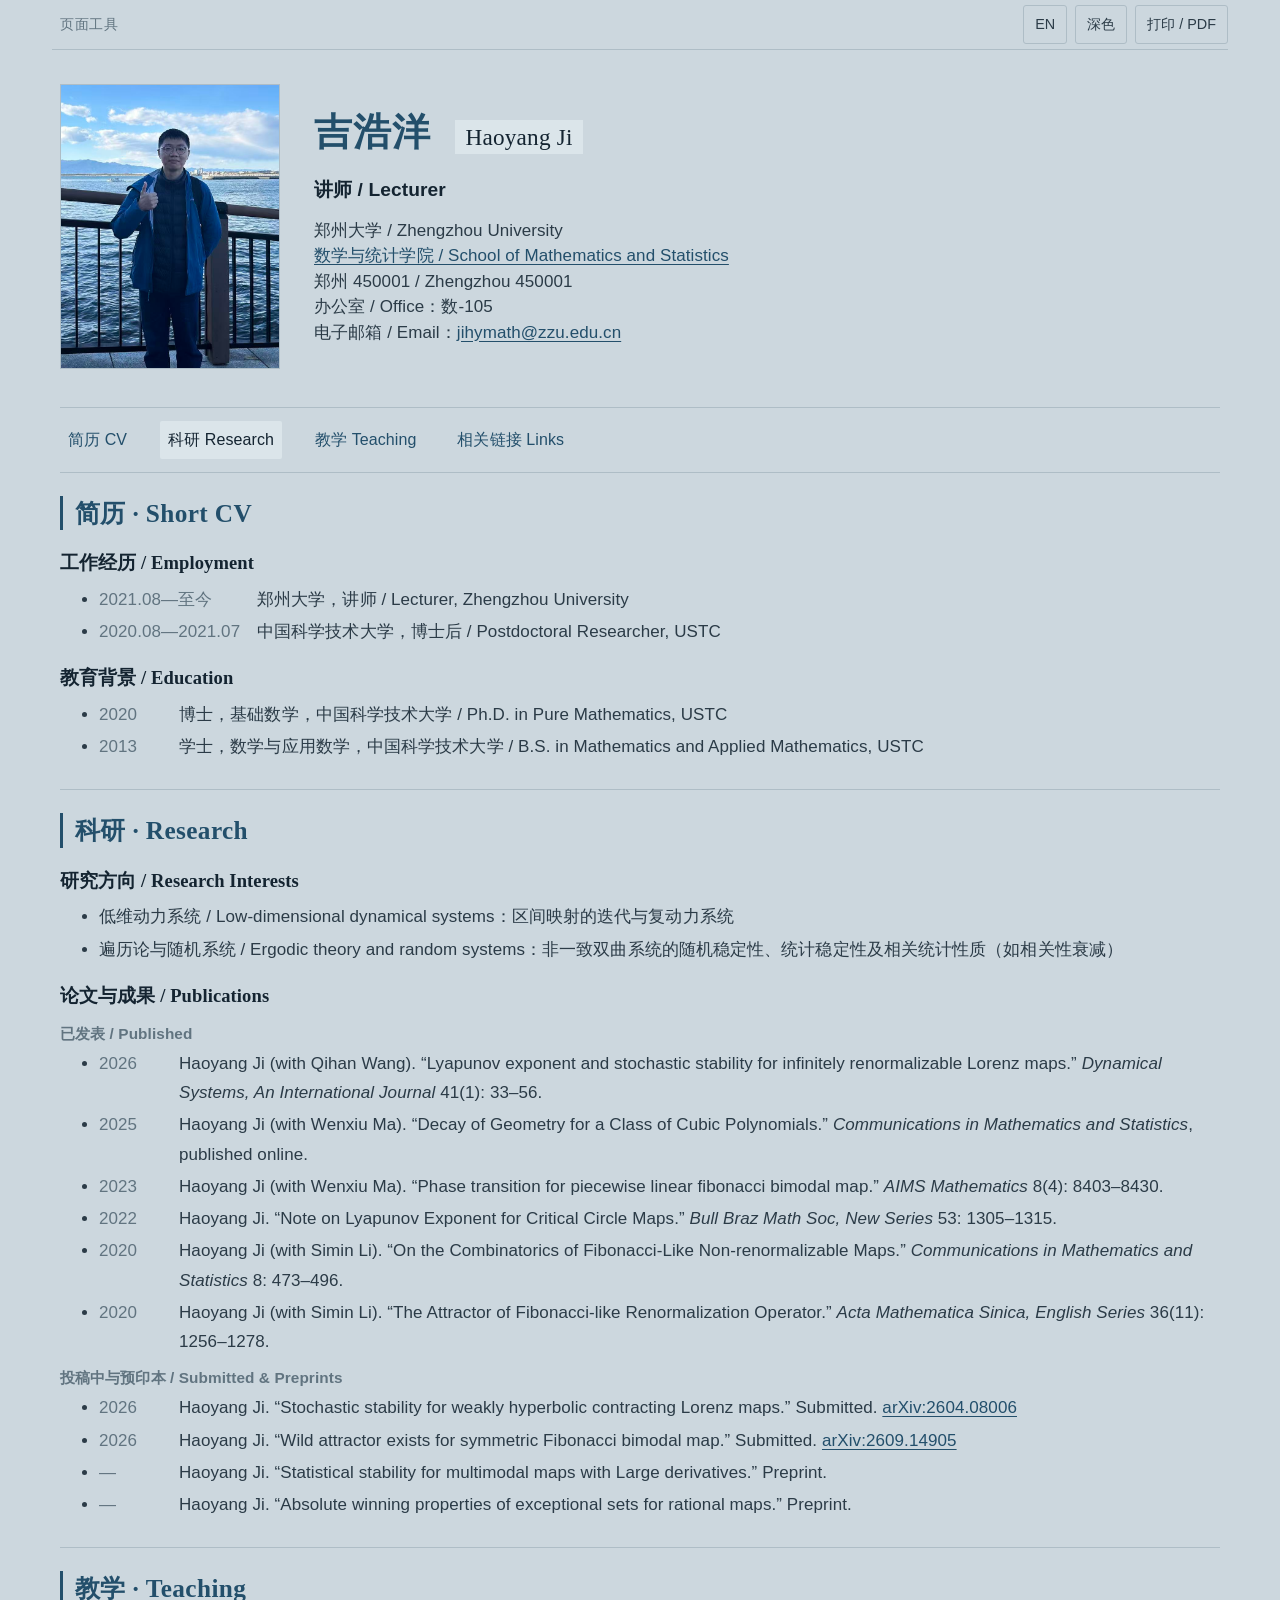
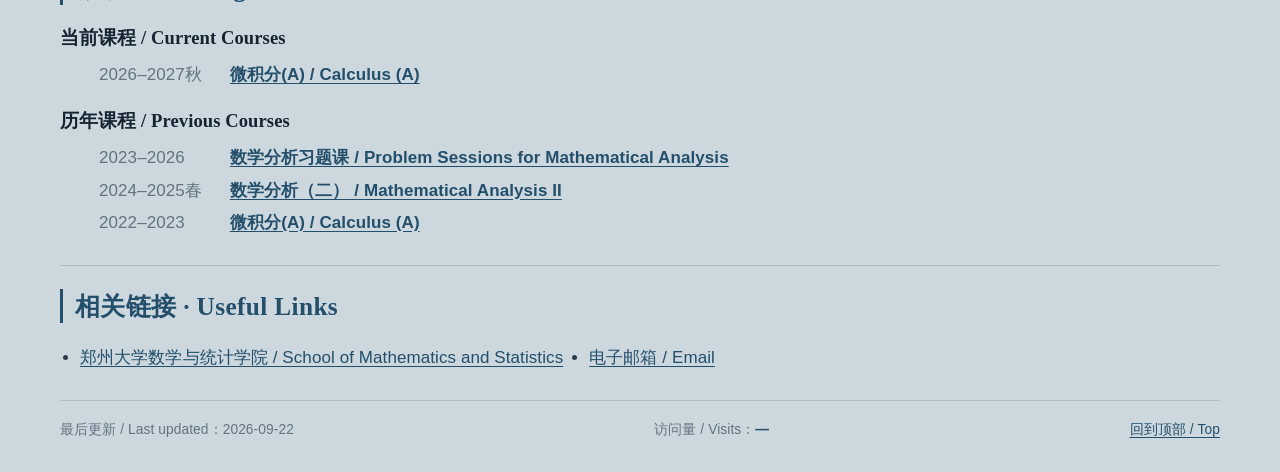
<file: index.html>
<!doctype html>
<html lang="zh-CN">
<head>
  <meta charset="utf-8">
  <meta name="viewport" content="width=device-width, initial-scale=1">
  <meta name="description" content="吉浩洋，郑州大学数学与统计学院讲师。研究方向包括低维动力系统、遍历论与随机系统。">
  <title>吉浩洋 Haoyang Ji｜个人主页</title>
  <link rel="stylesheet" href="style.css?v=20260922-course-align">
  <link rel="icon" type="image/svg+xml" href="data:image/svg+xml,%3Csvg xmlns='http://www.w3.org/2000/svg' viewBox='0 0 32 32'%3E%3Crect width='32' height='32' rx='4' fill='%23365f7a'/%3E%3Ctext x='16' y='23' text-anchor='middle' font-size='23' fill='white'%3E学%3C/text%3E%3C/svg%3E">
  <script src="https://cdn.busuanzi.cc/busuanzi/3.6.9/busuanzi.min.js" defer></script>
  <script src="site.js" defer></script>
</head>
<body>
  <a class="skip" href="#main">跳转至正文</a>
  <main class="site" id="main">
    <div class="utility-bar" aria-label="页面工具">
      <span class="utility-label" data-zh="页面工具" data-en="Page tools">页面工具</span>
      <button type="button" data-action="language" aria-label="切换中英文">EN</button>
      <button type="button" data-action="theme" aria-label="切换深浅主题">深色</button>
      <button type="button" data-action="print" data-zh="打印 / PDF" data-en="Print / PDF">打印 / PDF</button>
    </div>
    <header class="profile-header" id="top">
      <div class="profile-photo">
        <img src="portrait.jpg" alt="吉浩洋的照片" width="1279" height="1706">
      </div>
      <div class="profile-copy">
        <h1>吉浩洋 <span>Haoyang Ji</span></h1>
        <p class="position">讲师 / Lecturer</p>
        <address>
          郑州大学 / Zhengzhou University<br>
          <a href="https://www5.zzu.edu.cn/math/" target="_blank" rel="noopener noreferrer">数学与统计学院 / School of Mathematics and Statistics</a><br>
          郑州 450001 / Zhengzhou 450001<br>
          办公室 / Office：数-105<br>
          电子邮箱 / Email：<a href="mailto:jihymath@zzu.edu.cn">jihymath@zzu.edu.cn</a>
        </address>
      </div>
    </header>

    <nav class="page-nav" aria-label="页面导航" data-section-nav>
      <a href="#cv" data-zh="简历 CV" data-en="Curriculum Vitae">简历 CV</a>
      <a href="#research" data-zh="科研 Research" data-en="Research">科研 Research</a>
      <a href="#teaching" data-zh="教学 Teaching" data-en="Teaching">教学 Teaching</a>
      <a href="#links" data-zh="相关链接 Links" data-en="Useful Links">相关链接 Links</a>
    </nav>

    <section class="home-section" id="cv">
      <h2 data-zh="简历 · Short CV" data-en="Curriculum Vitae">简历 <span>Short CV</span></h2>
      <div class="group">
        <h3 data-zh="工作经历 / Employment" data-en="Employment">工作经历 <span>Employment</span></h3>
        <ul class="employment-list">
          <li><div class="employment-row"><span class="year">2021.08—至今</span><span>郑州大学，讲师 / Lecturer, Zhengzhou University</span></div></li>
          <li><div class="employment-row"><span class="year">2020.08—2021.07</span><span>中国科学技术大学，博士后 / Postdoctoral Researcher, USTC</span></div></li>
        </ul>
      </div>
      <div class="group">
        <h3 data-zh="教育背景 / Education" data-en="Education">教育背景 <span>Education</span></h3>
        <ul>
          <li><span class="year">2020</span>博士，基础数学，中国科学技术大学 / Ph.D. in Pure Mathematics, USTC</li>
          <li><span class="year">2013</span>学士，数学与应用数学，中国科学技术大学 / B.S. in Mathematics and Applied Mathematics, USTC</li>
        </ul>
      </div>
    </section>

    <section class="home-section" id="research">
      <h2 data-zh="科研 · Research" data-en="Research">科研 <span>Research</span></h2>
      <div class="group">
        <h3 data-zh="研究方向 / Research Interests" data-en="Research Interests">研究方向 <span>Research Interests</span></h3>
        <ul>
          <li>低维动力系统 / Low-dimensional dynamical systems：区间映射的迭代与复动力系统</li>
          <li>遍历论与随机系统 / Ergodic theory and random systems：非一致双曲系统的随机稳定性、统计稳定性及相关统计性质（如相关性衰减）</li>
        </ul>
      </div>
      <div class="group">
        <h3 data-zh="论文与成果 / Publications" data-en="Publications">论文与成果 <span>Publications</span></h3>
        <h4 class="publication-subhead" data-zh="已发表 / Published" data-en="Published">已发表 / Published</h4>
        <ul class="publication-list">
          <li><span class="publication-row"><span class="year">2026</span><span class="publication-entry">Haoyang Ji (with Qihan Wang). “Lyapunov exponent and stochastic stability for infinitely renormalizable Lorenz maps.” <em>Dynamical Systems, An International Journal</em> 41(1): 33–56.</span></span></li>
          <li><span class="publication-row"><span class="year">2025</span><span class="publication-entry">Haoyang Ji (with Wenxiu Ma). “Decay of Geometry for a Class of Cubic Polynomials.” <em>Communications in Mathematics and Statistics</em>, published online.</span></span></li>
          <li><span class="publication-row"><span class="year">2023</span><span class="publication-entry">Haoyang Ji (with Wenxiu Ma). “Phase transition for piecewise linear fibonacci bimodal map.” <em>AIMS Mathematics</em> 8(4): 8403–8430.</span></span></li>
          <li><span class="publication-row"><span class="year">2022</span><span class="publication-entry">Haoyang Ji. “Note on Lyapunov Exponent for Critical Circle Maps.” <em>Bull Braz Math Soc, New Series</em> 53: 1305–1315.</span></span></li>
          <li><span class="publication-row"><span class="year">2020</span><span class="publication-entry">Haoyang Ji (with Simin Li). “On the Combinatorics of Fibonacci-Like Non-renormalizable Maps.” <em>Communications in Mathematics and Statistics</em> 8: 473–496.</span></span></li>
          <li><span class="publication-row"><span class="year">2020</span><span class="publication-entry">Haoyang Ji (with Simin Li). “The Attractor of Fibonacci-like Renormalization Operator.” <em>Acta Mathematica Sinica, English Series</em> 36(11): 1256–1278.</span></span></li>
        </ul>
        <h4 class="publication-subhead" data-zh="投稿中与预印本 / Submitted &amp; Preprints" data-en="Submitted &amp; Preprints">投稿中与预印本 / Submitted &amp; Preprints</h4>
        <ul class="publication-list">
          <li><span class="publication-row"><span class="year">2026</span><span class="publication-entry">Haoyang Ji. “Stochastic stability for weakly hyperbolic contracting Lorenz maps.” Submitted. <a href="https://arxiv.org/abs/2604.08006" target="_blank" rel="noopener noreferrer">arXiv:2604.08006</a></span></span></li>
          <li><span class="publication-row"><span class="year">2026</span><span class="publication-entry">Haoyang Ji. “Wild attractor exists for symmetric Fibonacci bimodal map.” Submitted. <a href="https://arxiv.org/abs/2609.14905" target="_blank" rel="noopener noreferrer">arXiv:2609.14905</a></span></span></li>
          <li><span class="publication-row"><span class="year">—</span><span class="publication-entry">Haoyang Ji. “Statistical stability for multimodal maps with Large derivatives.” Preprint.</span></span></li>
          <li><span class="publication-row"><span class="year">—</span><span class="publication-entry">Haoyang Ji. “Absolute winning properties of exceptional sets for rational maps.” Preprint.</span></span></li>
        </ul>
      </div>
    </section>

    <section class="home-section" id="teaching">
      <h2 data-zh="教学 · Teaching" data-en="Teaching">教学 <span>Teaching</span></h2>
      <div class="group">
        <h3 data-zh="当前课程 / Current Courses" data-en="Current Courses">当前课程 <span>Current Courses</span></h3>
        <ul class="course-list">
          <li><span class="year">2026–2027秋</span><a href="course-01.html">微积分(A) / Calculus (A)</a></li>
        </ul>
      </div>
      <div class="group">
        <h3 data-zh="历年课程 / Previous Courses" data-en="Previous Courses">历年课程 <span>Previous Courses</span></h3>
        <ul class="course-list">
          <li><span class="year">2023–2026</span><a href="course-02.html">数学分析习题课 / Problem Sessions for Mathematical Analysis</a></li>
          <li><span class="year">2024–2025春</span><a href="course-04.html">数学分析（二） / Mathematical Analysis II</a></li>
          <li><span class="year">2022–2023</span><a href="course-03.html">微积分(A) / Calculus (A)</a></li>
        </ul>
      </div>
    </section>

    <section class="home-section" id="links">
      <h2 data-zh="相关链接 · Useful Links" data-en="Useful Links">相关链接 <span>Useful Links</span></h2>
      <ul class="inline-links">
        <li><a href="https://www5.zzu.edu.cn/math/" target="_blank" rel="noopener noreferrer">郑州大学数学与统计学院 / School of Mathematics and Statistics</a></li>
        <li><a href="mailto:jihymath@zzu.edu.cn">电子邮箱 / Email</a></li>
      </ul>
    </section>

    <footer>
      <span>最后更新 / Last updated：2026-09-22</span>
      <span class="visitor-count" id="busuanzi_container_site_pv">访问量 / Visits：<strong id="busuanzi_site_pv">—</strong></span>
      <a href="#top">回到顶部 / Top</a>
    </footer>
  </main>
  <button class="back-to-top" type="button" data-action="top" aria-label="回到顶部">↑</button>
</body>
</html>
</file>
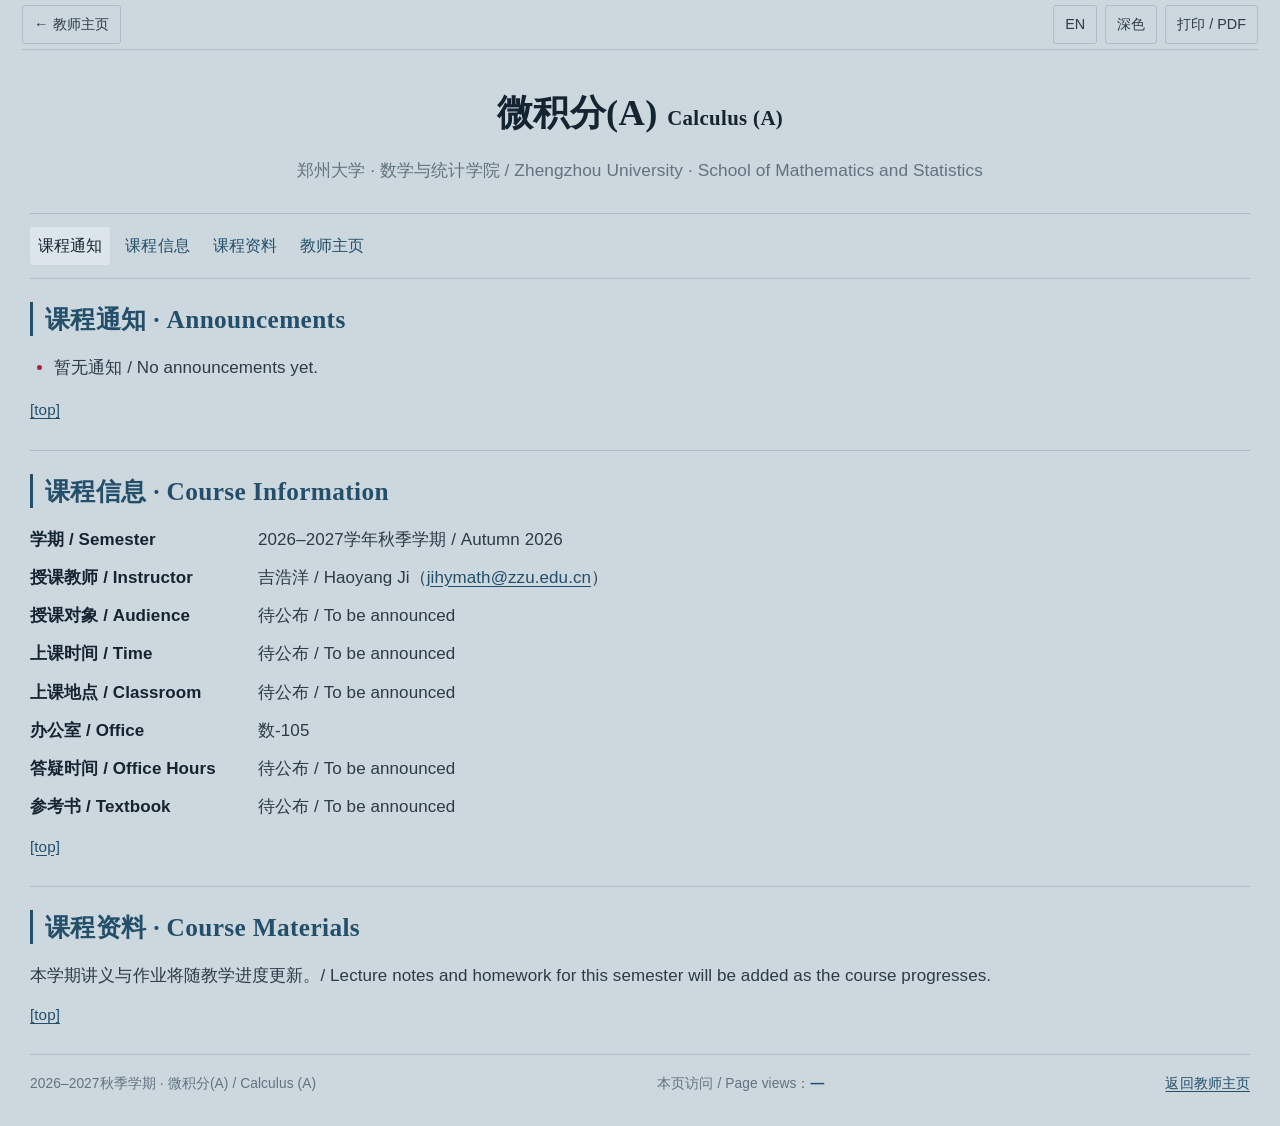
<file: course-01.html>
<!doctype html>
<html lang="zh-CN">
<head>
  <meta charset="utf-8">
  <meta name="viewport" content="width=device-width, initial-scale=1">
  <meta name="description" content="2026–2027学年秋季学期微积分(A)：课程信息与教学资料。">
  <title>微积分(A)｜2026–2027秋季学期</title>
  <link rel="stylesheet" href="style.css?v=20260922-course-info">
  <link rel="icon" type="image/svg+xml" href="data:image/svg+xml,%3Csvg xmlns='http://www.w3.org/2000/svg' viewBox='0 0 32 32'%3E%3Crect width='32' height='32' rx='4' fill='%23365f7a'/%3E%3Ctext x='16' y='23' text-anchor='middle' font-size='23' fill='white'%3E课%3C/text%3E%3C/svg%3E">
  <script src="https://cdn.busuanzi.cc/busuanzi/3.6.9/busuanzi.min.js" defer></script>
  <script src="site.js" defer></script>
</head>
<body>
  <a class="skip" href="#main">跳转至正文</a>
  <main class="site course-site" id="main">
    <div class="utility-bar" aria-label="页面工具">
      <a class="utility-home" href="index.html#teaching">← <span data-zh="教师主页" data-en="Faculty home">教师主页</span></a>
      <span class="utility-spacer"></span>
      <button type="button" data-action="language" aria-label="切换中英文">EN</button>
      <button type="button" data-action="theme" aria-label="切换深浅主题">深色</button>
      <button type="button" data-action="print" data-zh="打印 / PDF" data-en="Print / PDF">打印 / PDF</button>
    </div>
    <header class="course-header" id="top">
      <h1>微积分(A) <span>Calculus (A)</span></h1>
      <h2>郑州大学 · 数学与统计学院 / Zhengzhou University · School of Mathematics and Statistics</h2>
    </header>

    <nav class="course-nav" aria-label="课程导航" data-section-nav>
      <a href="#announcements" data-zh="课程通知" data-en="Announcements">课程通知</a>
      <a href="#information" data-zh="课程信息" data-en="Course Information">课程信息</a>
      <a href="#materials" data-zh="课程资料" data-en="Course Materials">课程资料</a>
      <a href="index.html#teaching" data-zh="教师主页" data-en="Faculty Home">教师主页</a>
    </nav>

    <section class="course-section" id="announcements">
      <h2 data-zh="课程通知 · Announcements" data-en="Announcements">课程通知 <span>Announcements</span></h2>
      <ul class="notice-list">
        <li>暂无通知 / No announcements yet.</li>
      </ul>
      <a class="top-link" href="#top">[top]</a>
    </section>

    <section class="course-section" id="information">
      <h2 data-zh="课程信息 · Course Information" data-en="Course Information">课程信息 <span>Course Information</span></h2>
      <dl class="course-info">
        <div><dt>学期 / Semester</dt><dd>2026–2027学年秋季学期 / Autumn 2026</dd></div>
        <div><dt>授课教师 / Instructor</dt><dd>吉浩洋 / Haoyang Ji（<a href="mailto:jihymath@zzu.edu.cn">jihymath@zzu.edu.cn</a>）</dd></div>
        <div><dt>授课对象 / Audience</dt><dd>待公布 / To be announced</dd></div>
        <div><dt>上课时间 / Time</dt><dd>待公布 / To be announced</dd></div>
        <div><dt>上课地点 / Classroom</dt><dd>待公布 / To be announced</dd></div>
        <div><dt>办公室 / Office</dt><dd>数-105</dd></div>
        <div><dt>答疑时间 / Office Hours</dt><dd>待公布 / To be announced</dd></div>
        <div><dt>参考书 / Textbook</dt><dd>待公布 / To be announced</dd></div>
      </dl>
      <a class="top-link" href="#top">[top]</a>
    </section>

    <section class="course-section" id="materials">
      <h2 data-zh="课程资料 · Course Materials" data-en="Course Materials">课程资料 <span>Course Materials</span></h2>
      <p>本学期讲义与作业将随教学进度更新。/ Lecture notes and homework for this semester will be added as the course progresses.</p>
      <a class="top-link" href="#top">[top]</a>
    </section>

    <footer>
      <span>2026–2027秋季学期 · 微积分(A) / Calculus (A)</span>
      <span class="visitor-count" id="busuanzi_container_page_pv">本页访问 / Page views：<strong id="busuanzi_page_pv">—</strong></span>
      <a href="index.html#teaching">返回教师主页</a>
    </footer>
  </main>
  <button class="back-to-top" type="button" data-action="top" aria-label="回到顶部">↑</button>
</body>
</html>
</file>
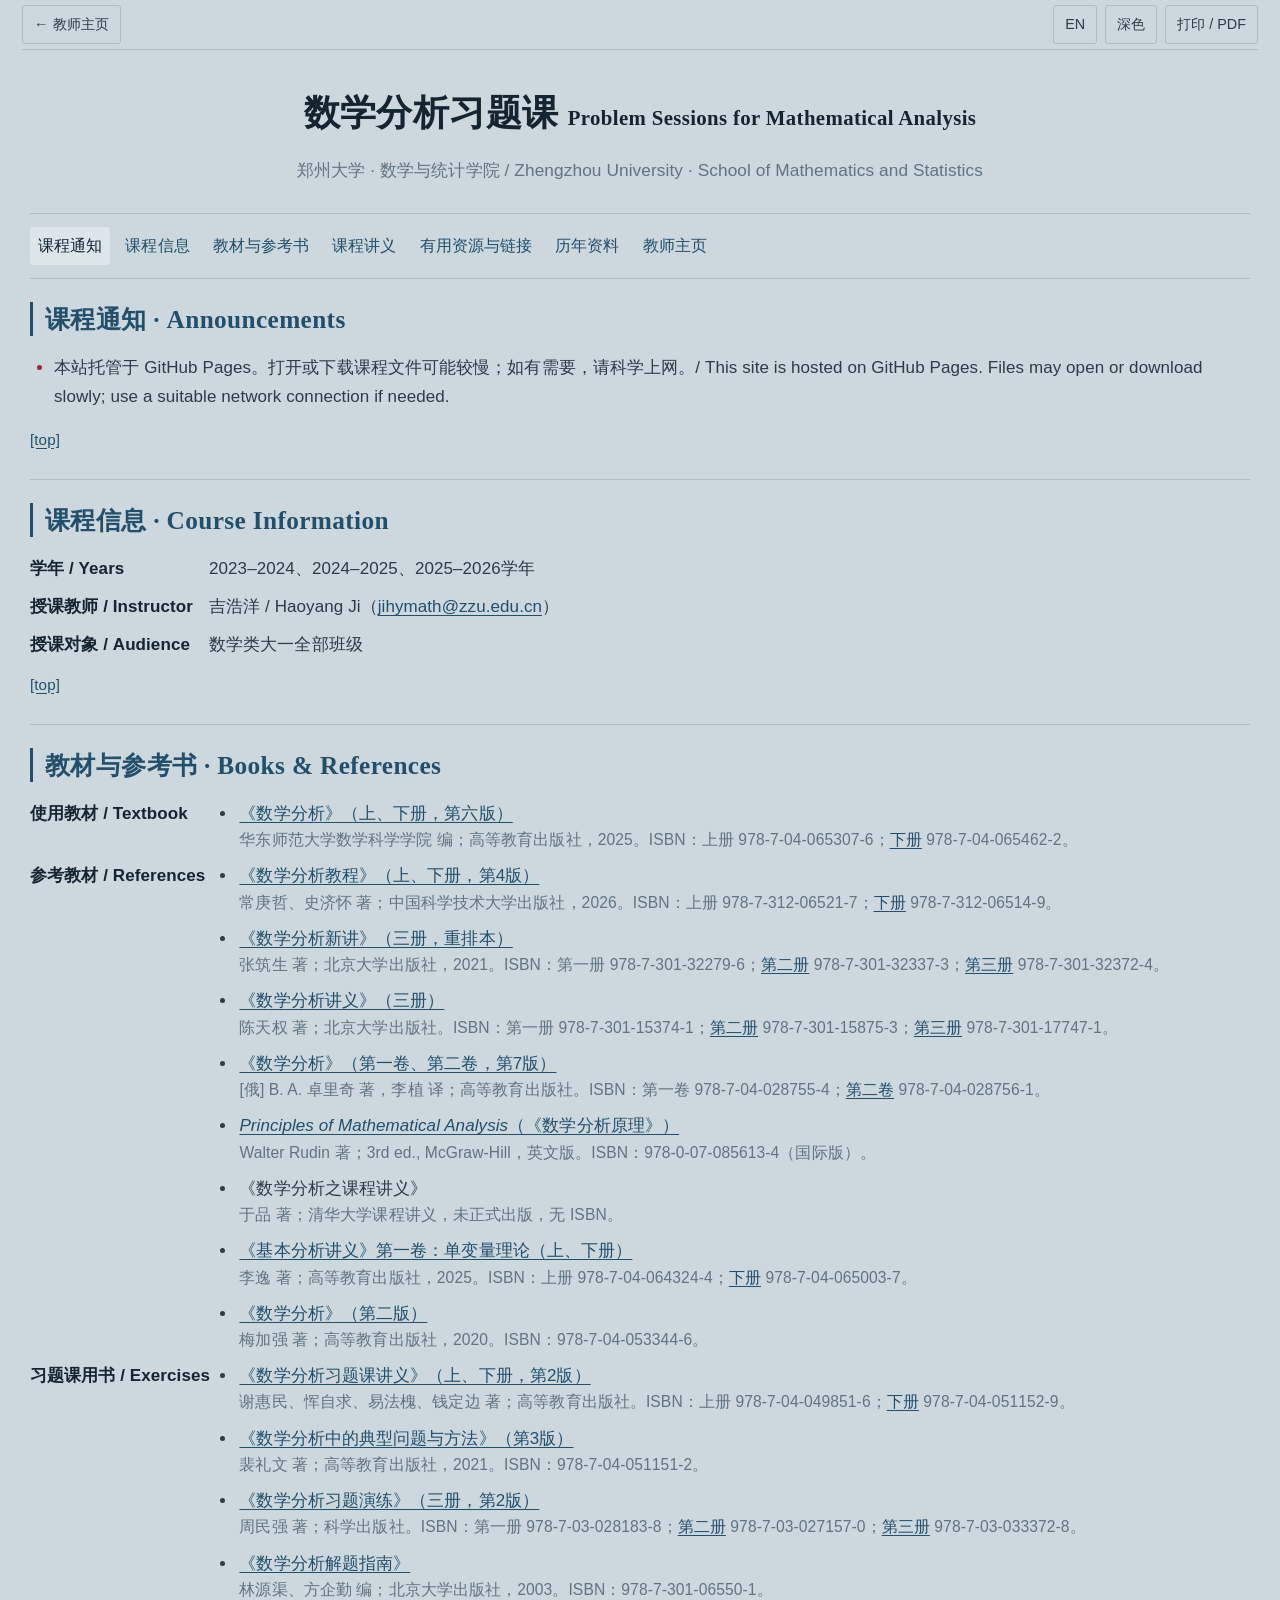
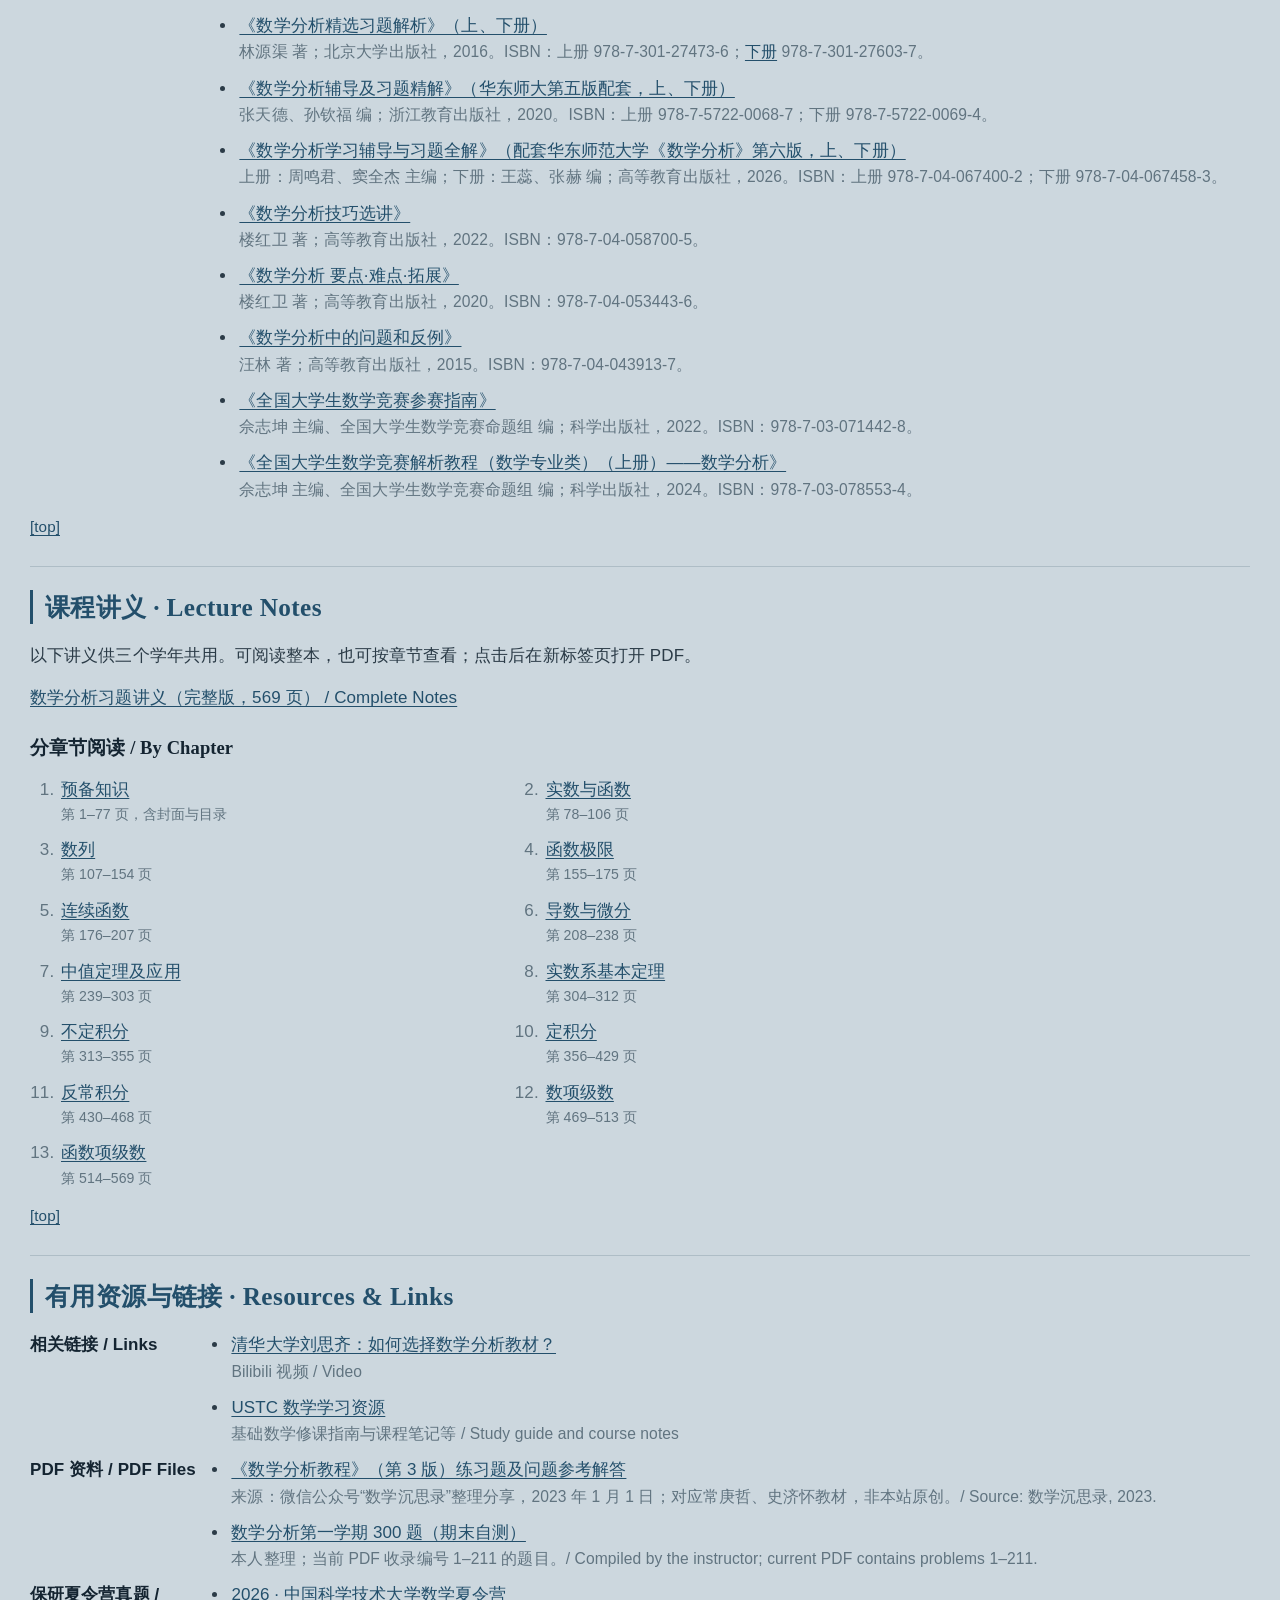
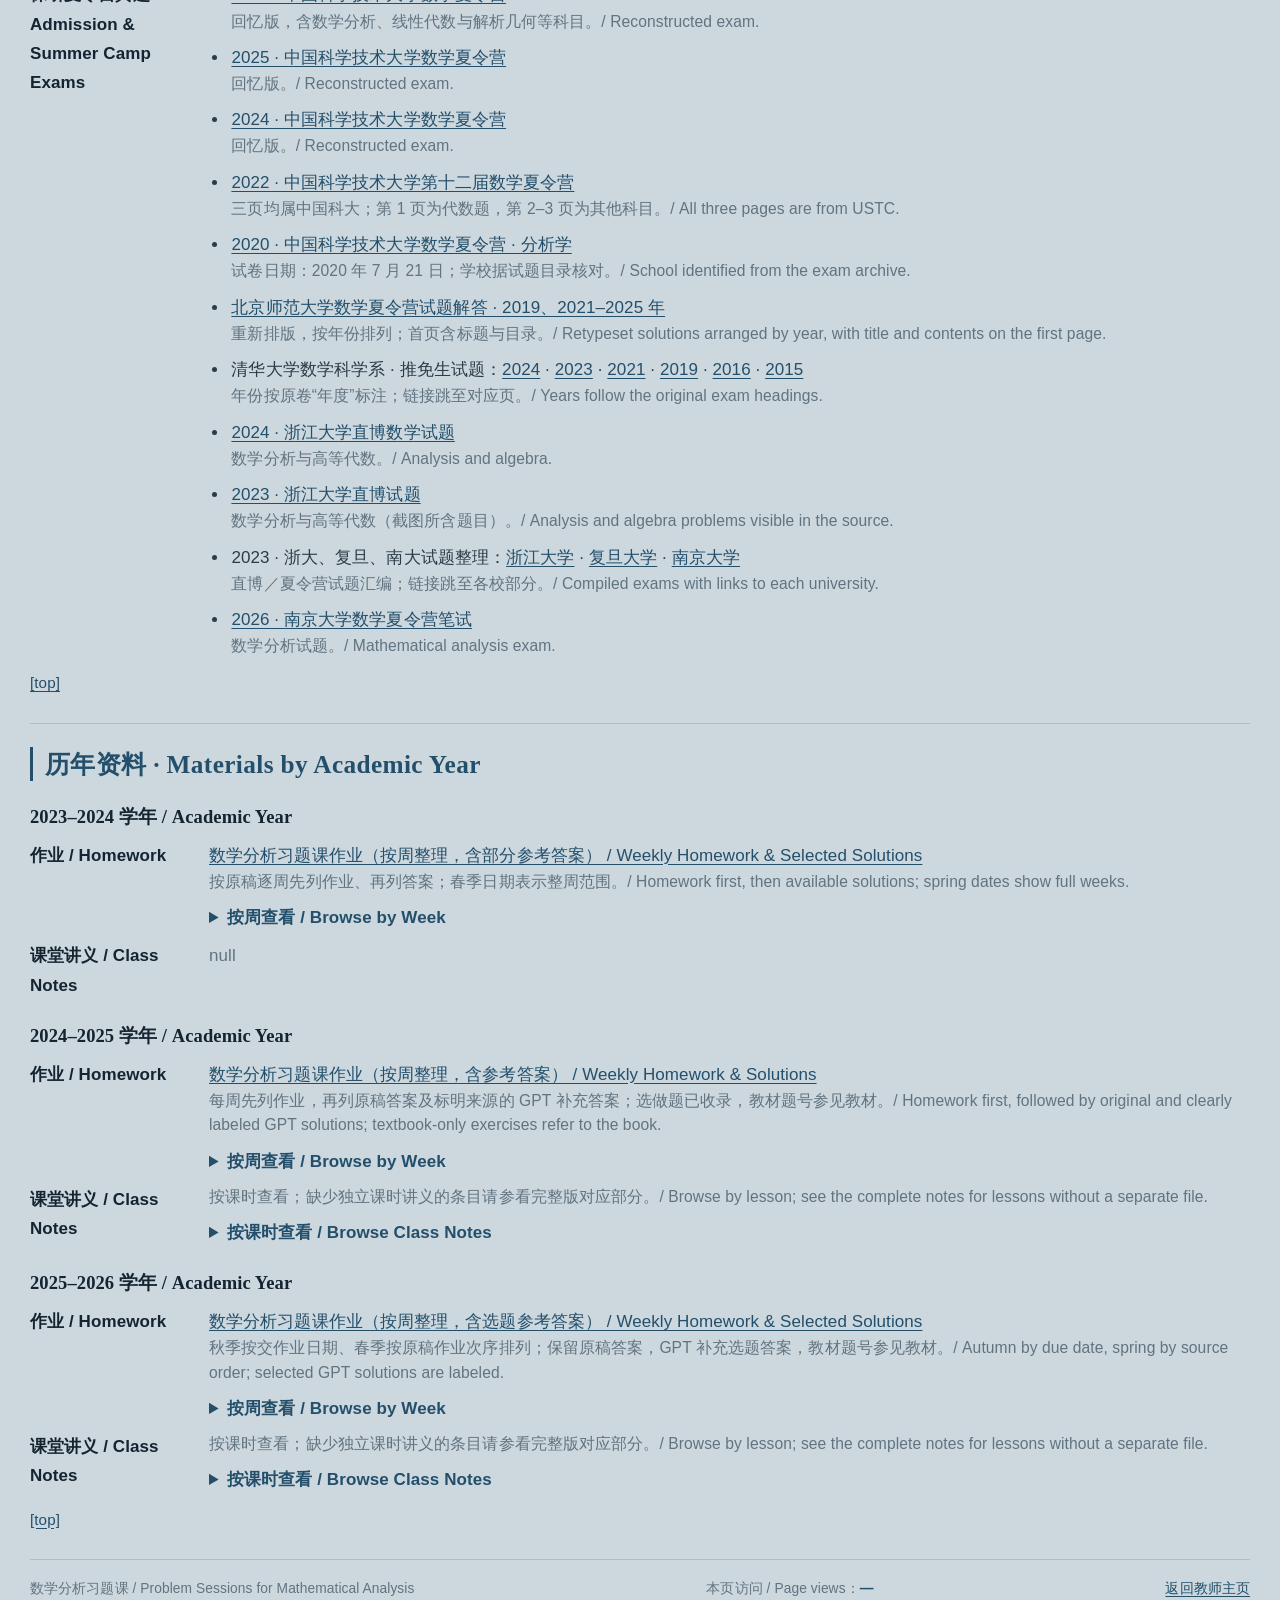
<file: course-02.html>
<!doctype html>
<html lang="zh-CN">
<head>
  <meta charset="utf-8">
  <meta name="viewport" content="width=device-width, initial-scale=1">
  <meta name="description" content="数学分析习题课：2023–2024、2024–2025、2025–2026学年课程资料。">
  <title>数学分析习题课｜课程主页</title>
  <link rel="stylesheet" href="style.css?v=20260922-math-analysis-exercises">
  <link rel="icon" type="image/svg+xml" href="data:image/svg+xml,%3Csvg xmlns='http://www.w3.org/2000/svg' viewBox='0 0 32 32'%3E%3Crect width='32' height='32' rx='4' fill='%23365f7a'/%3E%3Ctext x='16' y='23' text-anchor='middle' font-size='23' fill='white'%3E课%3C/text%3E%3C/svg%3E">
  <script src="https://cdn.busuanzi.cc/busuanzi/3.6.9/busuanzi.min.js" defer></script>
  <script src="site.js" defer></script>
</head>
<body>
  <a class="skip" href="#main">跳转至正文</a>
  <main class="site course-site math-analysis-site" id="main">
    <div class="utility-bar" aria-label="页面工具">
      <a class="utility-home" href="index.html#teaching">← <span data-zh="教师主页" data-en="Faculty home">教师主页</span></a>
      <span class="utility-spacer"></span>
      <button type="button" data-action="language" aria-label="切换中英文">EN</button>
      <button type="button" data-action="theme" aria-label="切换深浅主题">深色</button>
      <button type="button" data-action="print" data-zh="打印 / PDF" data-en="Print / PDF">打印 / PDF</button>
    </div>
    <header class="course-header" id="top">
      <h1>数学分析习题课 <span>Problem Sessions for Mathematical Analysis</span></h1>
      <h2>郑州大学 · 数学与统计学院 / Zhengzhou University · School of Mathematics and Statistics</h2>
    </header>

    <nav class="course-nav" aria-label="课程导航" data-section-nav>
      <a href="#announcements" data-zh="课程通知" data-en="Announcements">课程通知</a>
      <a href="#information" data-zh="课程信息" data-en="Course Information">课程信息</a>
      <a href="#books" data-zh="教材与参考书" data-en="Books & References">教材与参考书</a>
      <a href="#notes" data-zh="课程讲义" data-en="Lecture Notes">课程讲义</a>
      <a href="#resources" data-zh="有用资源与链接" data-en="Resources & Links">有用资源与链接</a>
      <a href="#year-materials" data-zh="历年资料" data-en="Materials by Year">历年资料</a>
      <a href="index.html#teaching" data-zh="教师主页" data-en="Faculty Home">教师主页</a>
    </nav>

    <section class="course-section" id="announcements">
      <h2 data-zh="课程通知 · Announcements" data-en="Announcements">课程通知 <span>Announcements</span></h2>
      <ul class="notice-list">
        <li>本站托管于 GitHub Pages。打开或下载课程文件可能较慢；如有需要，请科学上网。/ This site is hosted on GitHub Pages. Files may open or download slowly; use a suitable network connection if needed.</li>
      </ul>
      <a class="top-link" href="#top">[top]</a>
    </section>

    <section class="course-section" id="information">
      <h2 data-zh="课程信息 · Course Information" data-en="Course Information">课程信息 <span>Course Information</span></h2>
      <dl class="course-info">
        <div><dt>学年 / Years</dt><dd>2023–2024、2024–2025、2025–2026学年</dd></div>
        <div><dt>授课教师 / Instructor</dt><dd>吉浩洋 / Haoyang Ji（<a href="mailto:jihymath@zzu.edu.cn">jihymath@zzu.edu.cn</a>）</dd></div>
        <div><dt>授课对象 / Audience</dt><dd>数学类大一全部班级</dd></div>
      </dl>
      <a class="top-link" href="#top">[top]</a>
    </section>

    <section class="course-section" id="books">
      <h2 data-zh="教材与参考书 · Books & References" data-en="Books & References">教材与参考书 <span>Books &amp; References</span></h2>
      <dl class="course-info">
        <div><dt>使用教材 / Textbook</dt><dd>
          <ul class="book-list">
            <li><a href="https://xuanshu.hep.com.cn/front/h5Mobile/bookDetails?bookId=686ea174e119ac9729e4e6f6" target="_blank" rel="noopener noreferrer">《数学分析》（上、下册，第六版）</a><span class="book-meta">华东师范大学数学科学学院 编；高等教育出版社，2025。ISBN：上册 978-7-04-065307-6；<a href="https://xuanshu.hep.com.cn/front/book/findBookDetails?bookId=6887ad0ce119ac9729b0f2ea" target="_blank" rel="noopener noreferrer">下册</a> 978-7-04-065462-2。</span></li>
          </ul>
        </dd></div>
        <div><dt>参考教材 / References</dt><dd>
          <ul class="book-list">
            <li><a href="https://press.ustc.edu.cn/2026/0407/c29280a725832/page.htm" target="_blank" rel="noopener noreferrer">《数学分析教程》（上、下册，第4版）</a><span class="book-meta">常庚哲、史济怀 著；中国科学技术大学出版社，2026。ISBN：上册 978-7-312-06521-7；<a href="https://www.aijiaocai.com/textbook/details?textbook_id=14112350" target="_blank" rel="noopener noreferrer">下册</a> 978-7-312-06514-9。</span></li>
            <li><a href="https://lib2.buct.edu.cn/bookInfo_01h1296833.html" target="_blank" rel="noopener noreferrer">《数学分析新讲》（三册，重排本）</a><span class="book-meta">张筑生 著；北京大学出版社，2021。ISBN：第一册 978-7-301-32279-6；<a href="https://www.sanmin.com.tw/product/index/009887764" target="_blank" rel="noopener noreferrer">第二册</a> 978-7-301-32337-3；<a href="https://opac.uibe.edu.cn/opac/book/ab7fae3ec07555d71cfc39f506999227" target="_blank" rel="noopener noreferrer">第三册</a> 978-7-301-32372-4。</span></li>
            <li><a href="https://caixuan.aijiaocai.com/textbook/details?textbook_id=332380" target="_blank" rel="noopener noreferrer">《数学分析讲义》（三册）</a><span class="book-meta">陈天权 著；北京大学出版社。ISBN：第一册 978-7-301-15374-1；<a href="https://www.aijiaocai.com/textbook/details?textbook_id=745148" target="_blank" rel="noopener noreferrer">第二册</a> 978-7-301-15875-3；<a href="https://www.sanmin.com.tw/product/index/001388334" target="_blank" rel="noopener noreferrer">第三册</a> 978-7-301-17747-1。</span></li>
            <li><a href="https://xuanshu.hep.com.cn/front/book/findBookDetails?bookId=5c117d1ff18f967ee7f37b3e" target="_blank" rel="noopener noreferrer">《数学分析》（第一卷、第二卷，第7版）</a><span class="book-meta">[俄] B. A. 卓里奇 著，李植 译；高等教育出版社。ISBN：第一卷 978-7-04-028755-4；<a href="https://www.hep.com.cn/book/show/9cd95af0-f479-469d-bc60-2b9f6e4fc9b7" target="_blank" rel="noopener noreferrer">第二卷</a> 978-7-04-028756-1。</span></li>
            <li><a href="https://www.mheducation.co.uk/principles-of-mathematical-analysis-int-l-ed-9780070856134-emea" target="_blank" rel="noopener noreferrer"><i>Principles of Mathematical Analysis</i>（《数学分析原理》）</a><span class="book-meta">Walter Rudin 著；3rd ed., McGraw-Hill，英文版。ISBN：978-0-07-085613-4（国际版）。</span></li>
            <li>《数学分析之课程讲义》<span class="book-meta">于品 著；清华大学课程讲义，未正式出版，无 ISBN。</span></li>
            <li><a href="https://xuanshu.hep.com.cn/front/h5Mobile/bookDetails?bookId=67aa311b3e46f5f63ffe38aa" target="_blank" rel="noopener noreferrer">《基本分析讲义》第一卷：单变量理论（上、下册）</a><span class="book-meta">李逸 著；高等教育出版社，2025。ISBN：上册 978-7-04-064324-4；<a href="https://xuanshu.hep.com.cn/front/book/findBookDetails?bookId=683f2a78e119ac97298fa99c" target="_blank" rel="noopener noreferrer">下册</a> 978-7-04-065003-7。</span></li>
            <li><a href="https://xuanshu.hep.com.cn/front/book/findBookDetails?bookId=5e231c72b0b2bda7c523c2ea" target="_blank" rel="noopener noreferrer">《数学分析》（第二版）</a><span class="book-meta">梅加强 著；高等教育出版社，2020。ISBN：978-7-04-053344-6。</span></li>
          </ul>
        </dd></div>
        <div><dt>习题课用书 / Exercises</dt><dd>
          <ul class="book-list">
            <li><a href="https://xuanshu.hep.com.cn/front/h5Mobile/bookDetails?bookId=663a5e2874ce561611bd9f56" target="_blank" rel="noopener noreferrer">《数学分析习题课讲义》（上、下册，第2版）</a><span class="book-meta">谢惠民、恽自求、易法槐、钱定边 著；高等教育出版社。ISBN：上册 978-7-04-049851-6；<a href="https://xuanshu.hep.com.cn/front/h5Mobile/bookDetails?bookId=5c265ebaf18f967ee7f37c28" target="_blank" rel="noopener noreferrer">下册</a> 978-7-04-051152-9。</span></li>
            <li><a href="https://dxs.moe.gov.cn/zx/a/hd_sxjm_dxsx_dxsxts/240605/1887651.shtml" target="_blank" rel="noopener noreferrer">《数学分析中的典型问题与方法》（第3版）</a><span class="book-meta">裴礼文 著；高等教育出版社，2021。ISBN：978-7-04-051151-2。</span></li>
            <li><a href="https://book.sciencereading.cn/shop/book/Booksimple/show.do?id=B42CCF0BDECCE45B1B76A71D98BB514A5000" target="_blank" rel="noopener noreferrer">《数学分析习题演练》（三册，第2版）</a><span class="book-meta">周民强 著；科学出版社。ISBN：第一册 978-7-03-028183-8；<a href="https://www.ecsponline.com/category.php?id=52239&amp;order=DESC&amp;page=113&amp;price_max=0&amp;price_min=0&amp;sort=goods_id" target="_blank" rel="noopener noreferrer">第二册</a> 978-7-03-027157-0；<a href="https://www.ecsponline.com/category.php?brand=0&amp;category=52269&amp;display=list&amp;filter_attr=0&amp;order=ASC&amp;page=38&amp;price_max=0&amp;price_min=0&amp;sort=salesnum" target="_blank" rel="noopener noreferrer">第三册</a> 978-7-03-033372-8。</span></li>
            <li><a href="https://opac.hbnu.edu.cn/ILASOPAC/NTRdrBookRetr.do?LeftClassifyKey=O&amp;LeftClassifyType=classify&amp;LeftSubjectKey=%E6%95%B0%E5%AD%A6%E5%88%86%E6%9E%90&amp;LeftSubjectType=subject&amp;PageNum=10&amp;ResearchSearchType=null&amp;SearchKey=%25E6%2595%25B0%25E5%25AD%25A6&amp;SearchType=name&amp;leftAuthorKey=%E6%9E%97%E6%BA%90%E6%B8%A0%2C+%E6%96%B9%E4%BC%81%E5%8B%A4%E7%BC%96&amp;leftAuthorType=author&amp;researchSearchKey=null&amp;searchWay=searchWayPrv" target="_blank" rel="noopener noreferrer">《数学分析解题指南》</a><span class="book-meta">林源渠、方企勤 编；北京大学出版社，2003。ISBN：978-7-301-06550-1。</span></li>
            <li><a href="https://search.megbook.com.tw/mall/detail.jsp?proID=2908284" target="_blank" rel="noopener noreferrer">《数学分析精选习题解析》（上、下册）</a><span class="book-meta">林源渠 著；北京大学出版社，2016。ISBN：上册 978-7-301-27473-6；<a href="https://www.megbook.com.tw/mall/detail.jsp?proID=2908832" target="_blank" rel="noopener noreferrer">下册</a> 978-7-301-27603-7。</span></li>
            <li><a href="https://www.sanmin.com.tw/product/index/012517704" target="_blank" rel="noopener noreferrer">《数学分析辅导及习题精解》（华东师大第五版配套，上、下册）</a><span class="book-meta">张天德、孙钦福 编；浙江教育出版社，2020。ISBN：上册 978-7-5722-0068-7；下册 978-7-5722-0069-4。</span></li>
            <li><a href="https://xuanshu.hep.com.cn/front/book/findBookProducts?orderType=0&amp;pageNum=5&amp;professionPath=%2F599a40bf1fc164e5a8bc6958&amp;sortType=1" target="_blank" rel="noopener noreferrer">《数学分析学习辅导与习题全解》（配套华东师范大学《数学分析》第六版，上、下册）</a><span class="book-meta">上册：周鸣君、窦全杰 主编；下册：王蕊、张赫 编；高等教育出版社，2026。ISBN：上册 978-7-04-067400-2；下册 978-7-04-067458-3。</span></li>
            <li><a href="https://www.hep.com.cn/book/show/40142fbe-6093-4d3c-b00e-80eee2f48e00" target="_blank" rel="noopener noreferrer">《数学分析技巧选讲》</a><span class="book-meta">楼红卫 著；高等教育出版社，2022。ISBN：978-7-04-058700-5。</span></li>
            <li><a href="https://xuanshu.hep.com.cn/front/h5Mobile/bookDetails?bookId=5e232693b0b2bda7c523c398" target="_blank" rel="noopener noreferrer">《数学分析 要点·难点·拓展》</a><span class="book-meta">楼红卫 著；高等教育出版社，2020。ISBN：978-7-04-053443-6。</span></li>
            <li><a href="https://academic.hep.com.cn/fec/CN/book/978-7-04-043913-7-00" target="_blank" rel="noopener noreferrer">《数学分析中的问题和反例》</a><span class="book-meta">汪林 著；高等教育出版社，2015。ISBN：978-7-04-043913-7。</span></li>
            <li><a href="https://detail.youzan.com/show/goods?alias=36a8jlqwuh7qfgm&amp;from_source=gbox_seo" target="_blank" rel="noopener noreferrer">《全国大学生数学竞赛参赛指南》</a><span class="book-meta">佘志坤 主编、全国大学生数学竞赛命题组 编；科学出版社，2022。ISBN：978-7-03-071442-8。</span></li>
            <li><a href="https://detail.youzan.com/show/goods?alias=2fxpe5as81g13z4&amp;from_source=gbox_seo" target="_blank" rel="noopener noreferrer">《全国大学生数学竞赛解析教程（数学专业类）（上册）——数学分析》</a><span class="book-meta">佘志坤 主编、全国大学生数学竞赛命题组 编；科学出版社，2024。ISBN：978-7-03-078553-4。</span></li>
          </ul>
        </dd></div>
      </dl>
      <a class="top-link" href="#top">[top]</a>
    </section>

    <section class="course-section" id="notes">
      <h2 data-zh="课程讲义 · Lecture Notes" data-en="Lecture Notes">课程讲义 <span>Lecture Notes</span></h2>
      <p data-zh="以下讲义供三个学年共用。可阅读整本，也可按章节查看；点击后在新标签页打开 PDF。" data-en="These notes are shared across the three academic years. Read the complete PDF or open an individual chapter in a new tab.">以下讲义供三个学年共用。可阅读整本，也可按章节查看；点击后在新标签页打开 PDF。</p>
      <p class="course-download"><a href="files/math-analysis/math-analysis-problem-notes-complete.pdf" target="_blank" rel="noopener noreferrer">数学分析习题讲义（完整版，569 页） / Complete Notes</a></p>
      <h3>分章节阅读 / By Chapter</h3>
      <ol class="chapter-list">
        <li><a href="files/math-analysis/math-analysis-ch01.pdf" target="_blank" rel="noopener noreferrer">预备知识</a><span>第 1–77 页，含封面与目录</span></li>
        <li><a href="files/math-analysis/math-analysis-ch02.pdf" target="_blank" rel="noopener noreferrer">实数与函数</a><span>第 78–106 页</span></li>
        <li><a href="files/math-analysis/math-analysis-ch03.pdf" target="_blank" rel="noopener noreferrer">数列</a><span>第 107–154 页</span></li>
        <li><a href="files/math-analysis/math-analysis-ch04.pdf" target="_blank" rel="noopener noreferrer">函数极限</a><span>第 155–175 页</span></li>
        <li><a href="files/math-analysis/math-analysis-ch05.pdf" target="_blank" rel="noopener noreferrer">连续函数</a><span>第 176–207 页</span></li>
        <li><a href="files/math-analysis/math-analysis-ch06.pdf" target="_blank" rel="noopener noreferrer">导数与微分</a><span>第 208–238 页</span></li>
        <li><a href="files/math-analysis/math-analysis-ch07.pdf" target="_blank" rel="noopener noreferrer">中值定理及应用</a><span>第 239–303 页</span></li>
        <li><a href="files/math-analysis/math-analysis-ch08.pdf" target="_blank" rel="noopener noreferrer">实数系基本定理</a><span>第 304–312 页</span></li>
        <li><a href="files/math-analysis/math-analysis-ch09.pdf" target="_blank" rel="noopener noreferrer">不定积分</a><span>第 313–355 页</span></li>
        <li><a href="files/math-analysis/math-analysis-ch10.pdf" target="_blank" rel="noopener noreferrer">定积分</a><span>第 356–429 页</span></li>
        <li><a href="files/math-analysis/math-analysis-ch11.pdf" target="_blank" rel="noopener noreferrer">反常积分</a><span>第 430–468 页</span></li>
        <li><a href="files/math-analysis/math-analysis-ch12.pdf" target="_blank" rel="noopener noreferrer">数项级数</a><span>第 469–513 页</span></li>
        <li><a href="files/math-analysis/math-analysis-ch13.pdf" target="_blank" rel="noopener noreferrer">函数项级数</a><span>第 514–569 页</span></li>
      </ol>
      <a class="top-link" href="#top">[top]</a>
    </section>

    <section class="course-section" id="resources">
      <h2 data-zh="有用资源与链接 · Resources & Links" data-en="Resources & Links">有用资源与链接 <span>Resources &amp; Links</span></h2>
      <dl class="course-info">
        <div><dt>相关链接 / Links</dt><dd>
          <ul class="book-list">
            <li><a href="https://www.bilibili.com/video/BV1xp4y1e7Nh/" target="_blank" rel="noopener noreferrer">清华大学刘思齐：如何选择数学分析教材？</a><span class="book-meta">Bilibili 视频 / Video</span></li>
            <li><a href="https://www.zhangjy9610.me/USTCdata.html" target="_blank" rel="noopener noreferrer">USTC 数学学习资源</a><span class="book-meta">基础数学修课指南与课程笔记等 / Study guide and course notes</span></li>
          </ul>
        </dd></div>
        <div><dt>PDF 资料 / PDF Files</dt><dd>
          <ul class="book-list">
            <li><a href="files/math-analysis/resources/mathematical-analysis-tutorial-3e-solutions.pdf" target="_blank" rel="noopener noreferrer">《数学分析教程》（第 3 版）练习题及问题参考解答</a><span class="book-meta">来源：微信公众号“数学沉思录”整理分享，2023 年 1 月 1 日；对应常庚哲、史济怀教材，非本站原创。/ Source: 数学沉思录, 2023.</span></li>
            <li><a href="files/math-analysis/resources/math-analysis-first-semester-300-problems.pdf" target="_blank" rel="noopener noreferrer">数学分析第一学期 300 题（期末自测）</a><span class="book-meta">本人整理；当前 PDF 收录编号 1–211 的题目。/ Compiled by the instructor; current PDF contains problems 1–211.</span></li>
          </ul>
        </dd></div>
        <div><dt>保研夏令营真题 / Admission &amp; Summer Camp Exams</dt><dd>
          <ul class="book-list">
            <li><a href="files/math-analysis/graduate-exams/ustc-2026-summer-camp-recollection.pdf" target="_blank" rel="noopener noreferrer">2026 · 中国科学技术大学数学夏令营</a><span class="book-meta">回忆版，含数学分析、线性代数与解析几何等科目。/ Reconstructed exam.</span></li>
            <li><a href="files/math-analysis/graduate-exams/ustc-2025-summer-camp-recollection.pdf" target="_blank" rel="noopener noreferrer">2025 · 中国科学技术大学数学夏令营</a><span class="book-meta">回忆版。/ Reconstructed exam.</span></li>
            <li><a href="files/math-analysis/graduate-exams/ustc-2024-summer-camp-recollection.pdf" target="_blank" rel="noopener noreferrer">2024 · 中国科学技术大学数学夏令营</a><span class="book-meta">回忆版。/ Reconstructed exam.</span></li>
            <li><a href="files/math-analysis/graduate-exams/ustc-2022-summer-camp.pdf" target="_blank" rel="noopener noreferrer">2022 · 中国科学技术大学第十二届数学夏令营</a><span class="book-meta">三页均属中国科大；第 1 页为代数题，第 2–3 页为其他科目。/ All three pages are from USTC.</span></li>
            <li><a href="files/math-analysis/graduate-exams/ustc-2020-analysis.pdf" target="_blank" rel="noopener noreferrer">2020 · 中国科学技术大学数学夏令营 · 分析学</a><span class="book-meta">试卷日期：2020 年 7 月 21 日；学校据试题目录核对。/ School identified from the exam archive.</span></li>
            <li><a href="files/math-analysis/graduate-exams/bnu-summer-camp-solutions-retyped.pdf" target="_blank" rel="noopener noreferrer">北京师范大学数学夏令营试题解答 · 2019、2021–2025 年</a><span class="book-meta">重新排版，按年份排列；首页含标题与目录。/ Retypeset solutions arranged by year, with title and contents on the first page.</span></li>
            <li>清华大学数学科学系 · 推免生试题：<a href="files/math-analysis/graduate-exams/tsinghua-2015-2024-retyped.pdf#page=1" target="_blank" rel="noopener noreferrer">2024</a> · <a href="files/math-analysis/graduate-exams/tsinghua-2015-2024-retyped.pdf#page=2" target="_blank" rel="noopener noreferrer">2023</a> · <a href="files/math-analysis/graduate-exams/tsinghua-2015-2024-retyped.pdf#page=3" target="_blank" rel="noopener noreferrer">2021</a> · <a href="files/math-analysis/graduate-exams/tsinghua-2015-2024-retyped.pdf#page=6" target="_blank" rel="noopener noreferrer">2019</a> · <a href="files/math-analysis/graduate-exams/tsinghua-2015-2024-retyped.pdf#page=8" target="_blank" rel="noopener noreferrer">2016</a> · <a href="files/math-analysis/graduate-exams/tsinghua-2015-2024-retyped.pdf#page=10" target="_blank" rel="noopener noreferrer">2015</a><span class="book-meta">年份按原卷“年度”标注；链接跳至对应页。/ Years follow the original exam headings.</span></li>
            <li><a href="files/math-analysis/graduate-exams/zju-2024-analysis-retyped.pdf" target="_blank" rel="noopener noreferrer">2024 · 浙江大学直博数学试题</a><span class="book-meta">数学分析与高等代数。/ Analysis and algebra.</span></li>
            <li><a href="files/math-analysis/graduate-exams/zju-2023-direct-phd-retyped.pdf" target="_blank" rel="noopener noreferrer">2023 · 浙江大学直博试题</a><span class="book-meta">数学分析与高等代数（截图所含题目）。/ Analysis and algebra problems visible in the source.</span></li>
            <li>2023 · 浙大、复旦、南大试题整理：<a href="files/math-analysis/graduate-exams/zju-fudan-nju-2023-exam-compilation.pdf#page=2" target="_blank" rel="noopener noreferrer">浙江大学</a> · <a href="files/math-analysis/graduate-exams/zju-fudan-nju-2023-exam-compilation.pdf#page=4" target="_blank" rel="noopener noreferrer">复旦大学</a> · <a href="files/math-analysis/graduate-exams/zju-fudan-nju-2023-exam-compilation.pdf#page=6" target="_blank" rel="noopener noreferrer">南京大学</a><span class="book-meta">直博／夏令营试题汇编；链接跳至各校部分。/ Compiled exams with links to each university.</span></li>
            <li><a href="files/math-analysis/graduate-exams/nju-2026-summer-camp-retyped.pdf" target="_blank" rel="noopener noreferrer">2026 · 南京大学数学夏令营笔试</a><span class="book-meta">数学分析试题。/ Mathematical analysis exam.</span></li>
          </ul>
        </dd></div>
      </dl>
      <a class="top-link" href="#top">[top]</a>
    </section>

    <section class="course-section" id="year-materials">
      <h2 data-zh="历年资料 · Materials by Academic Year" data-en="Materials by Academic Year">历年资料 <span>Materials by Academic Year</span></h2>
      <div class="academic-year" id="year-2023-2024">
        <h3>2023–2024 学年 / Academic Year</h3>
        <dl class="course-info">
          <div><dt>作业 / Homework</dt><dd>
            <a href="files/math-analysis/2023-2024/weekly-homework.pdf" target="_blank" rel="noopener noreferrer">数学分析习题课作业（按周整理，含部分参考答案） / Weekly Homework &amp; Selected Solutions</a>
            <span class="book-meta">按原稿逐周先列作业、再列答案；春季日期表示整周范围。/ Homework first, then available solutions; spring dates show full weeks.</span>
            <details class="weekly-index">
              <summary>按周查看 / Browse by Week</summary>
              <h4>秋季学期 / Autumn</h4>
              <ul class="book-list">
                <li><a href="files/math-analysis/2023-2024/weekly-homework.pdf#page=4" target="_blank" rel="noopener noreferrer">第一周 / Week 1</a></li>
                <li><a href="files/math-analysis/2023-2024/weekly-homework.pdf#page=6" target="_blank" rel="noopener noreferrer">10 月 7–8 日这一周</a></li>
                <li><a href="files/math-analysis/2023-2024/weekly-homework.pdf#page=9" target="_blank" rel="noopener noreferrer">10 月 12–13 日这一周</a></li>
                <li><a href="files/math-analysis/2023-2024/weekly-homework.pdf#page=11" target="_blank" rel="noopener noreferrer">10 月 19–20 日这一周</a></li>
                <li><a href="files/math-analysis/2023-2024/weekly-homework.pdf#page=14" target="_blank" rel="noopener noreferrer">10 月 26–27 日这一周</a></li>
                <li><a href="files/math-analysis/2023-2024/weekly-homework.pdf#page=18" target="_blank" rel="noopener noreferrer">11 月 2–3 日这一周</a></li>
                <li><a href="files/math-analysis/2023-2024/weekly-homework.pdf#page=21" target="_blank" rel="noopener noreferrer">11 月 9–10 日这一周</a></li>
                <li><a href="files/math-analysis/2023-2024/weekly-homework.pdf#page=25" target="_blank" rel="noopener noreferrer">11 月 16–17 日这一周</a></li>
                <li><a href="files/math-analysis/2023-2024/weekly-homework.pdf#page=28" target="_blank" rel="noopener noreferrer">12 月 7–8 日这一周</a></li>
                <li><a href="files/math-analysis/2023-2024/weekly-homework.pdf#page=30" target="_blank" rel="noopener noreferrer">12 月 14–15 日这一周</a></li>
                <li><a href="files/math-analysis/2023-2024/weekly-homework.pdf#page=33" target="_blank" rel="noopener noreferrer">12 月 21–22 日这一周</a></li>
                <li><a href="files/math-analysis/2023-2024/weekly-homework.pdf#page=37" target="_blank" rel="noopener noreferrer">12 月 28–29 日这一周</a></li>
              </ul>
              <h4>春季学期 / Spring</h4>
              <ul class="book-list">
                <li><a href="files/math-analysis/2023-2024/weekly-homework.pdf#page=40" target="_blank" rel="noopener noreferrer">3 月 25–31 日 · Week 5</a></li>
                <li><a href="files/math-analysis/2023-2024/weekly-homework.pdf#page=45" target="_blank" rel="noopener noreferrer">4 月 1–7 日 · Week 6</a></li>
                <li><a href="files/math-analysis/2023-2024/weekly-homework.pdf#page=50" target="_blank" rel="noopener noreferrer">4 月 22–28 日 · Week 9</a></li>
                <li><a href="files/math-analysis/2023-2024/weekly-homework.pdf#page=58" target="_blank" rel="noopener noreferrer">5 月 13–19 日 · Week 12</a></li>
                <li><a href="files/math-analysis/2023-2024/weekly-homework.pdf#page=62" target="_blank" rel="noopener noreferrer">5 月 27 日–6 月 2 日 · Week 14</a></li>
                <li><a href="files/math-analysis/2023-2024/weekly-homework.pdf#page=64" target="_blank" rel="noopener noreferrer">6 月 3–9 日 · Week 15</a></li>
              </ul>
            </details>
          </dd></div>
          <div><dt>课堂讲义 / Class Notes</dt><dd><span class="placeholder" data-zh="null" data-en="null">null</span></dd></div>
        </dl>
      </div>
      <div class="academic-year" id="year-2024-2025">
        <h3>2024–2025 学年 / Academic Year</h3>
        <dl class="course-info">
          <div><dt>作业 / Homework</dt><dd>
            <a href="files/math-analysis/2024-2025/weekly-homework.pdf" target="_blank" rel="noopener noreferrer">数学分析习题课作业（按周整理，含参考答案） / Weekly Homework &amp; Solutions</a>
            <span class="book-meta">每周先列作业，再列原稿答案及标明来源的 GPT 补充答案；选做题已收录，教材题号参见教材。/ Homework first, followed by original and clearly labeled GPT solutions; textbook-only exercises refer to the book.</span>
            <details class="weekly-index">
              <summary>按周查看 / Browse by Week</summary>
              <h4>秋季学期 / Autumn</h4>
              <ul class="book-list">
                <li><a href="files/math-analysis/2024-2025/weekly-homework.pdf#page=4" target="_blank" rel="noopener noreferrer">9 月 9–15 日 · Week 1</a></li>
                <li><a href="files/math-analysis/2024-2025/weekly-homework.pdf#page=11" target="_blank" rel="noopener noreferrer">9 月 16–22 日 · Week 2</a></li>
                <li><a href="files/math-analysis/2024-2025/weekly-homework.pdf#page=20" target="_blank" rel="noopener noreferrer">9 月 23–29 日 · Week 3</a></li>
                <li><a href="files/math-analysis/2024-2025/weekly-homework.pdf#page=26" target="_blank" rel="noopener noreferrer">9 月 30 日–10 月 6 日 · Week 4</a></li>
                <li><a href="files/math-analysis/2024-2025/weekly-homework.pdf#page=32" target="_blank" rel="noopener noreferrer">10 月 7–13 日 · Week 5</a></li>
                <li><a href="files/math-analysis/2024-2025/weekly-homework.pdf#page=39" target="_blank" rel="noopener noreferrer">10 月 14–20 日 · Week 6</a></li>
                <li><a href="files/math-analysis/2024-2025/weekly-homework.pdf#page=44" target="_blank" rel="noopener noreferrer">10 月 28 日–11 月 3 日 · Week 8</a></li>
                <li><a href="files/math-analysis/2024-2025/weekly-homework.pdf#page=52" target="_blank" rel="noopener noreferrer">11 月 4–10 日 · Week 9</a></li>
                <li><a href="files/math-analysis/2024-2025/weekly-homework.pdf#page=55" target="_blank" rel="noopener noreferrer">11 月 11–17 日 · Week 10</a></li>
                <li><a href="files/math-analysis/2024-2025/weekly-homework.pdf#page=59" target="_blank" rel="noopener noreferrer">11 月 25 日–12 月 1 日 · Week 12</a></li>
              </ul>
              <h4>春季学期 / Spring</h4>
              <ul class="book-list">
                <li><a href="files/math-analysis/2024-2025/weekly-homework.pdf#page=63" target="_blank" rel="noopener noreferrer">2 月 17–23 日 · Week 1</a></li>
                <li><a href="files/math-analysis/2024-2025/weekly-homework.pdf#page=67" target="_blank" rel="noopener noreferrer">2 月 24 日–3 月 2 日 · Week 2</a></li>
                <li><a href="files/math-analysis/2024-2025/weekly-homework.pdf#page=70" target="_blank" rel="noopener noreferrer">3 月 3–9 日 · Week 3</a></li>
                <li><a href="files/math-analysis/2024-2025/weekly-homework.pdf#page=75" target="_blank" rel="noopener noreferrer">3 月 10–16 日 · Week 4</a></li>
                <li><a href="files/math-analysis/2024-2025/weekly-homework.pdf#page=78" target="_blank" rel="noopener noreferrer">3 月 17–23 日 · Week 5</a></li>
                <li><a href="files/math-analysis/2024-2025/weekly-homework.pdf#page=82" target="_blank" rel="noopener noreferrer">3 月 24–30 日 · Week 6</a></li>
                <li><a href="files/math-analysis/2024-2025/weekly-homework.pdf#page=85" target="_blank" rel="noopener noreferrer">4 月 14–20 日 · Week 9</a></li>
                <li><a href="files/math-analysis/2024-2025/weekly-homework.pdf#page=91" target="_blank" rel="noopener noreferrer">4 月 21 日–5 月 4 日 · Week 10–11</a></li>
                <li><a href="files/math-analysis/2024-2025/weekly-homework.pdf#page=96" target="_blank" rel="noopener noreferrer">5 月 5–11 日 · Week 12</a></li>
                <li><a href="files/math-analysis/2024-2025/weekly-homework.pdf#page=99" target="_blank" rel="noopener noreferrer">5 月 12–18 日 · Week 13</a></li>
                <li><a href="files/math-analysis/2024-2025/weekly-homework.pdf#page=103" target="_blank" rel="noopener noreferrer">5 月 19–25 日 · Week 14</a></li>
              </ul>
            </details>
          </dd></div>
          <div><dt>课堂讲义 / Class Notes</dt><dd>
            <span class="book-meta">按课时查看；缺少独立课时讲义的条目请参看完整版对应部分。/ Browse by lesson; see the complete notes for lessons without a separate file.</span>
            <details class="weekly-index">
            <summary>按课时查看 / Browse Class Notes</summary>
            <h4>秋季学期 / Autumn</h4>
            <ul class="book-list">
            <li>第 1 课时：<a href="files/math-analysis/math-analysis-problem-notes-complete.pdf" target="_blank" rel="noopener noreferrer" data-zh="见完整版对应部分" data-en="See the relevant section in the complete notes">见完整版对应部分</a></li>
            <li><a href="files/math-analysis/2024-2025/autumn-class-notes.pdf#page=1" target="_blank" rel="noopener noreferrer">第 2 课时</a></li>
            <li><a href="files/math-analysis/2024-2025/autumn-class-notes.pdf#page=10" target="_blank" rel="noopener noreferrer">第 3 课时</a></li>
            <li><a href="files/math-analysis/2024-2025/autumn-class-notes.pdf#page=20" target="_blank" rel="noopener noreferrer">第 4 课时</a></li>
            <li><a href="files/math-analysis/2024-2025/autumn-class-notes.pdf#page=26" target="_blank" rel="noopener noreferrer">第 5 课时</a></li>
            <li><a href="files/math-analysis/2024-2025/autumn-class-notes.pdf#page=34" target="_blank" rel="noopener noreferrer">第 6 课时</a></li>
            <li><a href="files/math-analysis/2024-2025/autumn-class-notes.pdf#page=43" target="_blank" rel="noopener noreferrer">第 7 课时</a></li>
            <li><a href="files/math-analysis/2024-2025/autumn-class-notes.pdf#page=49" target="_blank" rel="noopener noreferrer">第 8 课时</a></li>
            <li><a href="files/math-analysis/2024-2025/autumn-class-notes.pdf#page=59" target="_blank" rel="noopener noreferrer">第 9 课时</a></li>
            <li><a href="files/math-analysis/2024-2025/autumn-class-notes.pdf#page=73" target="_blank" rel="noopener noreferrer">第 10–11 课时（合并）</a></li>
            <li><a href="files/math-analysis/2024-2025/autumn-class-notes.pdf#page=94" target="_blank" rel="noopener noreferrer">第 12 课时</a></li>
            <li><a href="files/math-analysis/2024-2025/autumn-class-notes.pdf#page=101" target="_blank" rel="noopener noreferrer">第 13 课时</a></li>
            <li><a href="files/math-analysis/2024-2025/autumn-class-notes.pdf#page=113" target="_blank" rel="noopener noreferrer">第 14 课时</a></li>
            </ul>
            <h4>春季学期 / Spring</h4>
            <ul class="book-list">
            <li><a href="files/math-analysis/2024-2025/spring-class-notes.pdf#page=1" target="_blank" rel="noopener noreferrer">第 1 课时</a></li>
            <li><a href="files/math-analysis/2024-2025/spring-class-notes.pdf#page=25" target="_blank" rel="noopener noreferrer">第 2 课时</a></li>
            <li><a href="files/math-analysis/2024-2025/spring-class-notes.pdf#page=54" target="_blank" rel="noopener noreferrer">第 3 课时</a></li>
            <li><a href="files/math-analysis/2024-2025/spring-class-notes.pdf#page=63" target="_blank" rel="noopener noreferrer">第 4 课时</a></li>
            <li><a href="files/math-analysis/2024-2025/spring-class-notes.pdf#page=77" target="_blank" rel="noopener noreferrer">第 5 课时</a></li>
            <li><a href="files/math-analysis/2024-2025/spring-class-notes.pdf#page=91" target="_blank" rel="noopener noreferrer">第 6 课时</a></li>
            <li>第 7 课时：<a href="files/math-analysis/math-analysis-problem-notes-complete.pdf" target="_blank" rel="noopener noreferrer" data-zh="见完整版对应部分" data-en="See the relevant section in the complete notes">见完整版对应部分</a></li>
            <li><a href="files/math-analysis/2024-2025/spring-class-notes.pdf#page=109" target="_blank" rel="noopener noreferrer">第 8 课时</a></li>
            <li><a href="files/math-analysis/2024-2025/spring-class-notes.pdf#page=126" target="_blank" rel="noopener noreferrer">第 9 课时</a></li>
            <li><a href="files/math-analysis/2024-2025/spring-class-notes.pdf#page=144" target="_blank" rel="noopener noreferrer">第 10 课时</a></li>
            <li><a href="files/math-analysis/2024-2025/spring-class-notes.pdf#page=169" target="_blank" rel="noopener noreferrer">第 11 课时</a></li>
            <li><a href="files/math-analysis/2024-2025/spring-class-notes.pdf#page=182" target="_blank" rel="noopener noreferrer">第 12 课时（无穷乘积节选）</a></li>
            <li><a href="files/math-analysis/2024-2025/spring-class-notes.pdf#page=186" target="_blank" rel="noopener noreferrer">第 13 课时</a></li>
            <li><a href="files/math-analysis/2024-2025/spring-class-notes.pdf#page=201" target="_blank" rel="noopener noreferrer">第 14 课时（函数项级数节选）</a></li>
            <li><a href="files/math-analysis/2024-2025/spring-class-notes.pdf#page=212" target="_blank" rel="noopener noreferrer">第 15 课时</a></li>
            </ul>
            </details>
            </dd></div>
        </dl>
      </div>
      <div class="academic-year" id="year-2025-2026">
        <h3>2025–2026 学年 / Academic Year</h3>
        <dl class="course-info">
          <div><dt>作业 / Homework</dt><dd>
            <a href="files/math-analysis/2025-2026/weekly-homework.pdf" target="_blank" rel="noopener noreferrer">数学分析习题课作业（按周整理，含选题参考答案） / Weekly Homework &amp; Selected Solutions</a>
            <span class="book-meta">秋季按交作业日期、春季按原稿作业次序排列；保留原稿答案，GPT 补充选题答案，教材题号参见教材。/ Autumn by due date, spring by source order; selected GPT solutions are labeled.</span>
            <details class="weekly-index">
              <summary>按周查看 / Browse by Week</summary>
              <h4>秋季学期 / Autumn</h4>
              <ul class="book-list">
                <li><a href="files/math-analysis/2025-2026/weekly-homework.pdf#page=4" target="_blank" rel="noopener noreferrer">10 月 20–26 日 · Week 7</a></li>
                <li><a href="files/math-analysis/2025-2026/weekly-homework.pdf#page=11" target="_blank" rel="noopener noreferrer">10 月 27 日–11 月 2 日 · Week 8</a></li>
                <li><a href="files/math-analysis/2025-2026/weekly-homework.pdf#page=16" target="_blank" rel="noopener noreferrer">11 月 3–9 日 · Week 9</a></li>
                <li><a href="files/math-analysis/2025-2026/weekly-homework.pdf#page=23" target="_blank" rel="noopener noreferrer">11 月 10–16 日 · Week 10</a></li>
                <li><a href="files/math-analysis/2025-2026/weekly-homework.pdf#page=29" target="_blank" rel="noopener noreferrer">11 月 17–23 日 · Week 11</a></li>
                <li><a href="files/math-analysis/2025-2026/weekly-homework.pdf#page=35" target="_blank" rel="noopener noreferrer">11 月 24–30 日 · Week 12</a></li>
                <li><a href="files/math-analysis/2025-2026/weekly-homework.pdf#page=38" target="_blank" rel="noopener noreferrer">12 月 1–7 日 · Week 13</a></li>
                <li><a href="files/math-analysis/2025-2026/weekly-homework.pdf#page=43" target="_blank" rel="noopener noreferrer">12 月 8–14 日 · Week 14</a></li>
                <li><a href="files/math-analysis/2025-2026/weekly-homework.pdf#page=47" target="_blank" rel="noopener noreferrer">12 月 15–21 日 · Week 15</a></li>
                <li><a href="files/math-analysis/2025-2026/weekly-homework.pdf#page=50" target="_blank" rel="noopener noreferrer">12 月 22–28 日 · Week 16</a></li>
                <li><a href="files/math-analysis/2025-2026/weekly-homework.pdf#page=53" target="_blank" rel="noopener noreferrer">12 月 29 日–1 月 4 日 · Week 17</a></li>
              </ul>
              <h4>春季学期 / Spring</h4>
              <ul class="book-list">
                <li><a href="files/math-analysis/2025-2026/weekly-homework.pdf#page=57" target="_blank" rel="noopener noreferrer">第 1 次作业 / Homework 1</a></li>
                <li><a href="files/math-analysis/2025-2026/weekly-homework.pdf#page=60" target="_blank" rel="noopener noreferrer">第 2 次作业 / Homework 2</a></li>
                <li><a href="files/math-analysis/2025-2026/weekly-homework.pdf#page=63" target="_blank" rel="noopener noreferrer">第 3 次作业 / Homework 3</a></li>
                <li><a href="files/math-analysis/2025-2026/weekly-homework.pdf#page=67" target="_blank" rel="noopener noreferrer">第 4 次作业 / Homework 4</a></li>
                <li><a href="files/math-analysis/2025-2026/weekly-homework.pdf#page=70" target="_blank" rel="noopener noreferrer">第 5 次作业 / Homework 5</a></li>
                <li><a href="files/math-analysis/2025-2026/weekly-homework.pdf#page=73" target="_blank" rel="noopener noreferrer">第 6 次作业 / Homework 6</a></li>
                <li><a href="files/math-analysis/2025-2026/weekly-homework.pdf#page=76" target="_blank" rel="noopener noreferrer">第 7 次作业 / Homework 7</a></li>
                <li><a href="files/math-analysis/2025-2026/weekly-homework.pdf#page=79" target="_blank" rel="noopener noreferrer">第 8 次作业 / Homework 8</a></li>
                <li><a href="files/math-analysis/2025-2026/weekly-homework.pdf#page=82" target="_blank" rel="noopener noreferrer">第 9 次作业 / Homework 9</a></li>
                <li><a href="files/math-analysis/2025-2026/weekly-homework.pdf#page=86" target="_blank" rel="noopener noreferrer">第 10 次作业 / Homework 10</a></li>
              </ul>
            </details>
          </dd></div>
          <div><dt>课堂讲义 / Class Notes</dt><dd>
            <span class="book-meta">按课时查看；缺少独立课时讲义的条目请参看完整版对应部分。/ Browse by lesson; see the complete notes for lessons without a separate file.</span>
            <details class="weekly-index">
            <summary>按课时查看 / Browse Class Notes</summary>
            <h4>秋季学期 / Autumn</h4>
            <ul class="book-list">
            <li><a href="files/math-analysis/2025-2026/autumn-class-notes.pdf#page=5" target="_blank" rel="noopener noreferrer">第 1 课时</a></li>
            <li><a href="files/math-analysis/2025-2026/autumn-class-notes.pdf#page=14" target="_blank" rel="noopener noreferrer">第 2 课时</a></li>
            <li><a href="files/math-analysis/2025-2026/autumn-class-notes.pdf#page=25" target="_blank" rel="noopener noreferrer">第 3 课时</a></li>
            <li><a href="files/math-analysis/2025-2026/autumn-class-notes.pdf#page=32" target="_blank" rel="noopener noreferrer">第 4 课时</a></li>
            <li><a href="files/math-analysis/2025-2026/autumn-class-notes.pdf#page=39" target="_blank" rel="noopener noreferrer">第 5 课时</a></li>
            <li><a href="files/math-analysis/2025-2026/autumn-class-notes.pdf#page=51" target="_blank" rel="noopener noreferrer">第 6 课时</a></li>
            <li><a href="files/math-analysis/2025-2026/autumn-class-notes.pdf#page=66" target="_blank" rel="noopener noreferrer">第 7 课时</a></li>
            <li><a href="files/math-analysis/2025-2026/autumn-class-notes.pdf#page=74" target="_blank" rel="noopener noreferrer">第 8 课时</a></li>
            <li><a href="files/math-analysis/2025-2026/autumn-class-notes.pdf#page=86" target="_blank" rel="noopener noreferrer">第 9 课时</a></li>
            <li><a href="files/math-analysis/2025-2026/autumn-class-notes.pdf#page=97" target="_blank" rel="noopener noreferrer">第 10 课时</a></li>
            <li><a href="files/math-analysis/2025-2026/autumn-class-notes.pdf#page=111" target="_blank" rel="noopener noreferrer">第 11 课时</a></li>
            <li><a href="files/math-analysis/2025-2026/autumn-class-notes.pdf#page=123" target="_blank" rel="noopener noreferrer">第 12 课时</a></li>
            <li><a href="files/math-analysis/2025-2026/autumn-class-notes.pdf#page=136" target="_blank" rel="noopener noreferrer">第 13 课时</a></li>
            <li><a href="files/math-analysis/2025-2026/autumn-class-notes.pdf#page=153" target="_blank" rel="noopener noreferrer">第 14 课时</a></li>
            </ul>
            <h4>春季学期 / Spring</h4>
            <ul class="book-list">
            <li>第 1 课时：<a href="files/math-analysis/math-analysis-problem-notes-complete.pdf" target="_blank" rel="noopener noreferrer" data-zh="见完整版对应部分" data-en="See the relevant section in the complete notes">见完整版对应部分</a></li>
            <li><a href="files/math-analysis/2025-2026/spring-class-notes.pdf#page=1" target="_blank" rel="noopener noreferrer">第 2 课时</a></li>
            <li><a href="files/math-analysis/2025-2026/spring-class-notes.pdf#page=26" target="_blank" rel="noopener noreferrer">第 3 课时</a></li>
            <li><a href="files/math-analysis/2025-2026/spring-class-notes.pdf#page=40" target="_blank" rel="noopener noreferrer">第 4 课时</a></li>
            <li><a href="files/math-analysis/2025-2026/spring-class-notes.pdf#page=45" target="_blank" rel="noopener noreferrer">第 5 课时</a></li>
            <li><a href="files/math-analysis/2025-2026/spring-class-notes.pdf#page=57" target="_blank" rel="noopener noreferrer">第 6 课时</a></li>
            <li><a href="files/math-analysis/2025-2026/spring-class-notes.pdf#page=68" target="_blank" rel="noopener noreferrer">第 7 课时</a></li>
            <li><a href="files/math-analysis/2025-2026/spring-class-notes.pdf#page=78" target="_blank" rel="noopener noreferrer">第 8 课时</a></li>
            <li><a href="files/math-analysis/2025-2026/spring-class-notes.pdf#page=84" target="_blank" rel="noopener noreferrer">第 9 课时</a></li>
            <li><a href="files/math-analysis/2025-2026/spring-class-notes.pdf#page=97" target="_blank" rel="noopener noreferrer">第 10 课时</a></li>
            <li><a href="files/math-analysis/2025-2026/spring-class-notes.pdf#page=108" target="_blank" rel="noopener noreferrer">第 11 课时</a></li>
            <li><a href="files/math-analysis/2025-2026/spring-class-notes.pdf#page=124" target="_blank" rel="noopener noreferrer">第 12 课时</a></li>
            <li><a href="files/math-analysis/2025-2026/spring-class-notes.pdf#page=134" target="_blank" rel="noopener noreferrer">第 13 课时</a></li>
            <li><a href="files/math-analysis/2025-2026/spring-class-notes.pdf#page=146" target="_blank" rel="noopener noreferrer">第 14–15 课时（合并）</a></li>
            </ul>
            </details>
            </dd></div>
        </dl>
      </div>
      <a class="top-link" href="#top">[top]</a>
    </section>

    <footer>
      <span>数学分析习题课 / Problem Sessions for Mathematical Analysis</span>
      <span class="visitor-count" id="busuanzi_container_page_pv">本页访问 / Page views：<strong id="busuanzi_page_pv">—</strong></span>
      <a href="index.html#teaching">返回教师主页</a>
    </footer>
  </main>
  <button class="back-to-top" type="button" data-action="top" aria-label="回到顶部">↑</button>
</body>
</html>
</file>
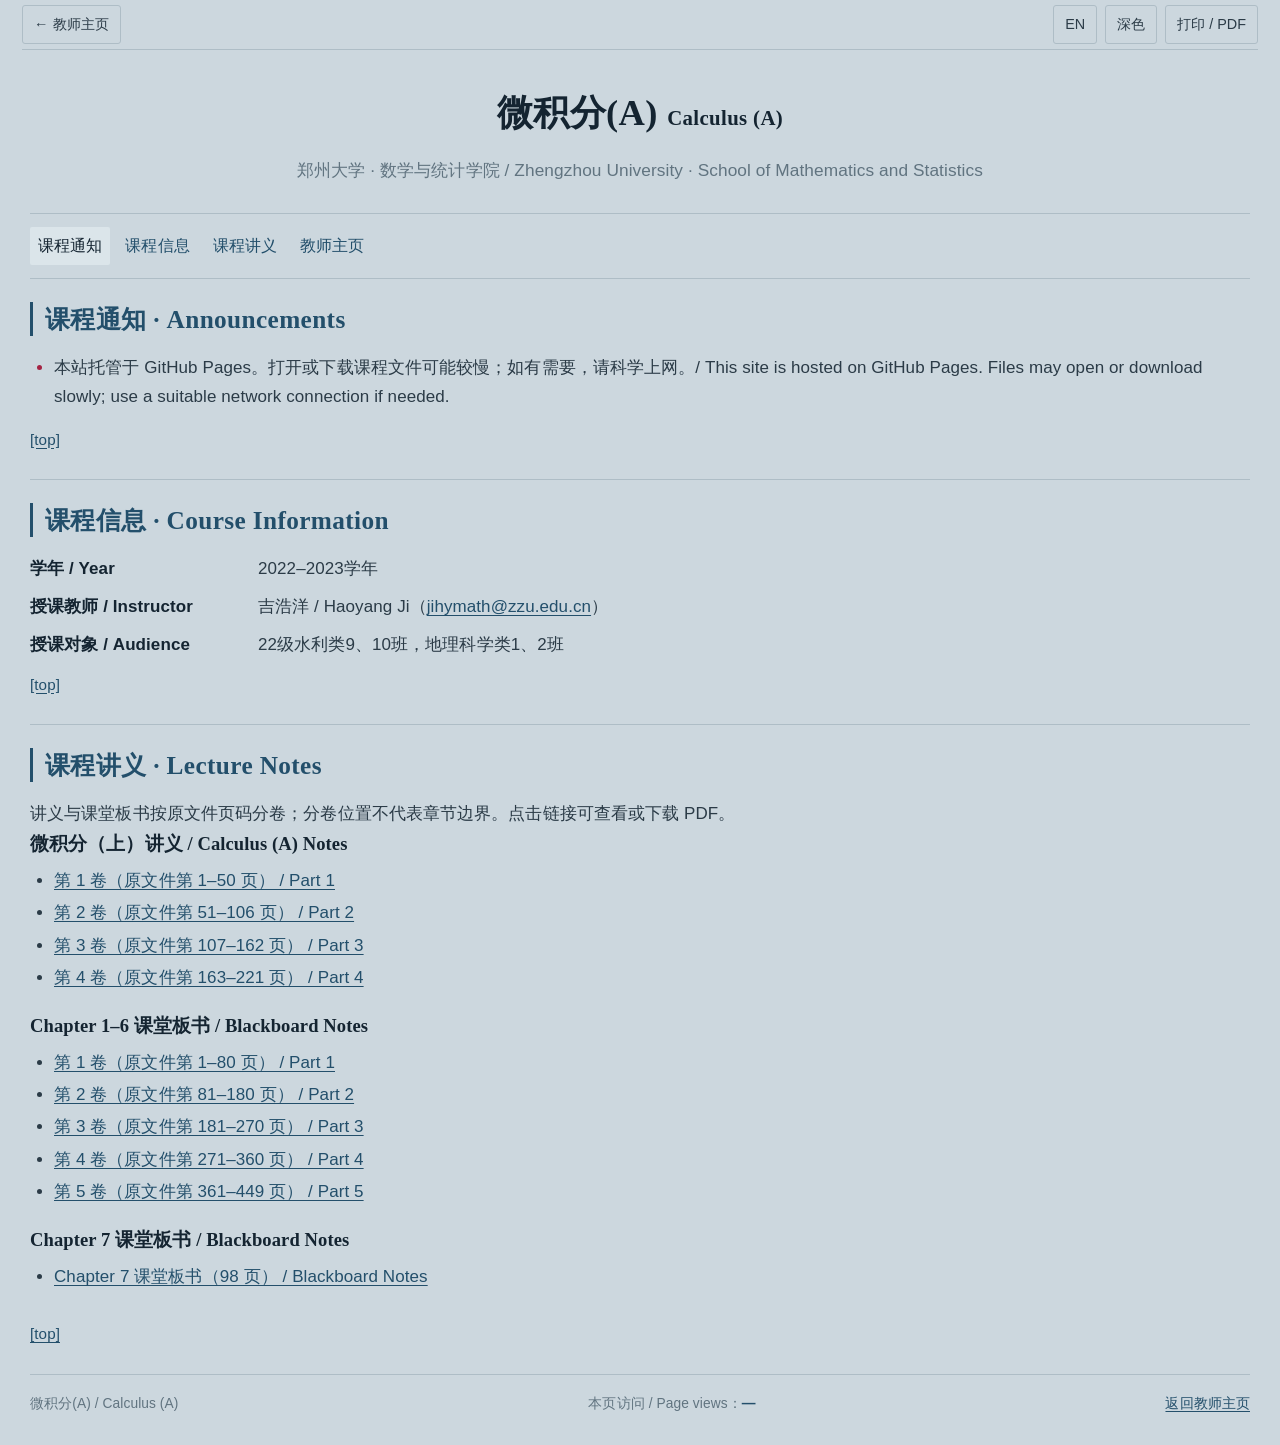
<file: course-03.html>
<!doctype html>
<html lang="zh-CN">
<head>
  <meta charset="utf-8">
  <meta name="viewport" content="width=device-width, initial-scale=1">
  <meta name="description" content="微积分(A)：2022–2023学年课程信息与讲义。">
  <title>微积分(A)｜课程主页</title>
  <link rel="stylesheet" href="style.css?v=20260922-course-info">
  <link rel="icon" type="image/svg+xml" href="data:image/svg+xml,%3Csvg xmlns='http://www.w3.org/2000/svg' viewBox='0 0 32 32'%3E%3Crect width='32' height='32' rx='4' fill='%23365f7a'/%3E%3Ctext x='16' y='23' text-anchor='middle' font-size='23' fill='white'%3E课%3C/text%3E%3C/svg%3E">
  <script src="https://cdn.busuanzi.cc/busuanzi/3.6.9/busuanzi.min.js" defer></script>
  <script src="site.js" defer></script>
</head>
<body>
  <a class="skip" href="#main">跳转至正文</a>
  <main class="site course-site" id="main">
    <div class="utility-bar" aria-label="页面工具">
      <a class="utility-home" href="index.html#teaching">← <span data-zh="教师主页" data-en="Faculty home">教师主页</span></a>
      <span class="utility-spacer"></span>
      <button type="button" data-action="language" aria-label="切换中英文">EN</button>
      <button type="button" data-action="theme" aria-label="切换深浅主题">深色</button>
      <button type="button" data-action="print" data-zh="打印 / PDF" data-en="Print / PDF">打印 / PDF</button>
    </div>
    <header class="course-header" id="top">
      <h1>微积分(A) <span>Calculus (A)</span></h1>
      <h2>郑州大学 · 数学与统计学院 / Zhengzhou University · School of Mathematics and Statistics</h2>
    </header>

    <nav class="course-nav" aria-label="课程导航" data-section-nav>
      <a href="#announcements" data-zh="课程通知" data-en="Announcements">课程通知</a>
      <a href="#information" data-zh="课程信息" data-en="Course Information">课程信息</a>
      <a href="#notes" data-zh="课程讲义" data-en="Lecture Notes">课程讲义</a>
      <a href="index.html#teaching" data-zh="教师主页" data-en="Faculty Home">教师主页</a>
    </nav>

    <section class="course-section" id="announcements">
      <h2 data-zh="课程通知 · Announcements" data-en="Announcements">课程通知 <span>Announcements</span></h2>
      <ul class="notice-list">
        <li>本站托管于 GitHub Pages。打开或下载课程文件可能较慢；如有需要，请科学上网。/ This site is hosted on GitHub Pages. Files may open or download slowly; use a suitable network connection if needed.</li>
      </ul>
      <a class="top-link" href="#top">[top]</a>
    </section>

    <section class="course-section" id="information">
      <h2 data-zh="课程信息 · Course Information" data-en="Course Information">课程信息 <span>Course Information</span></h2>
      <dl class="course-info">
        <div><dt>学年 / Year</dt><dd>2022–2023学年</dd></div>
        <div><dt>授课教师 / Instructor</dt><dd>吉浩洋 / Haoyang Ji（<a href="mailto:jihymath@zzu.edu.cn">jihymath@zzu.edu.cn</a>）</dd></div>
        <div><dt>授课对象 / Audience</dt><dd>22级水利类9、10班，地理科学类1、2班</dd></div>
      </dl>
      <a class="top-link" href="#top">[top]</a>
    </section>

    <section class="course-section" id="notes">
      <h2 data-zh="课程讲义 · Lecture Notes" data-en="Lecture Notes">课程讲义 <span>Lecture Notes</span></h2>
      <p data-zh="讲义与课堂板书按原文件页码分卷；分卷位置不代表章节边界。点击链接可查看或下载 PDF。" data-en="Lecture notes and blackboard notes are split by page number in the original files; part boundaries do not indicate chapter boundaries. Use the links to view or download the PDFs.">讲义与课堂板书按原文件页码分卷；分卷位置不代表章节边界。点击链接可查看或下载 PDF。</p>
      <div class="group">
        <h3>微积分（上）讲义 / Calculus (A) Notes</h3>
        <ul class="course-notes">
          <li><a href="files/calculus-a/calculus-a-upper-notes-part-1.pdf" target="_blank" rel="noopener noreferrer">第 1 卷（原文件第 1–50 页） / Part 1</a></li>
          <li><a href="files/calculus-a/calculus-a-upper-notes-part-2.pdf" target="_blank" rel="noopener noreferrer">第 2 卷（原文件第 51–106 页） / Part 2</a></li>
          <li><a href="files/calculus-a/calculus-a-upper-notes-part-3.pdf" target="_blank" rel="noopener noreferrer">第 3 卷（原文件第 107–162 页） / Part 3</a></li>
          <li><a href="files/calculus-a/calculus-a-upper-notes-part-4.pdf" target="_blank" rel="noopener noreferrer">第 4 卷（原文件第 163–221 页） / Part 4</a></li>
        </ul>
      </div>
      <div class="group">
        <h3>Chapter 1–6 课堂板书 / Blackboard Notes</h3>
        <ul class="course-notes">
          <li><a href="files/calculus-a/calculus-a-board-ch1-6-part-1.pdf" target="_blank" rel="noopener noreferrer">第 1 卷（原文件第 1–80 页） / Part 1</a></li>
          <li><a href="files/calculus-a/calculus-a-board-ch1-6-part-2.pdf" target="_blank" rel="noopener noreferrer">第 2 卷（原文件第 81–180 页） / Part 2</a></li>
          <li><a href="files/calculus-a/calculus-a-board-ch1-6-part-3.pdf" target="_blank" rel="noopener noreferrer">第 3 卷（原文件第 181–270 页） / Part 3</a></li>
          <li><a href="files/calculus-a/calculus-a-board-ch1-6-part-4.pdf" target="_blank" rel="noopener noreferrer">第 4 卷（原文件第 271–360 页） / Part 4</a></li>
          <li><a href="files/calculus-a/calculus-a-board-ch1-6-part-5.pdf" target="_blank" rel="noopener noreferrer">第 5 卷（原文件第 361–449 页） / Part 5</a></li>
        </ul>
      </div>
      <div class="group">
        <h3>Chapter 7 课堂板书 / Blackboard Notes</h3>
        <ul class="course-notes">
          <li><a href="files/calculus-a/calculus-a-board-ch7.pdf" target="_blank" rel="noopener noreferrer">Chapter 7 课堂板书（98 页） / Blackboard Notes</a></li>
        </ul>
      </div>
      <a class="top-link" href="#top">[top]</a>
    </section>

    <footer>
      <span>微积分(A) / Calculus (A)</span>
      <span class="visitor-count" id="busuanzi_container_page_pv">本页访问 / Page views：<strong id="busuanzi_page_pv">—</strong></span>
      <a href="index.html#teaching">返回教师主页</a>
    </footer>
  </main>
  <button class="back-to-top" type="button" data-action="top" aria-label="回到顶部">↑</button>
</body>
</html>
</file>
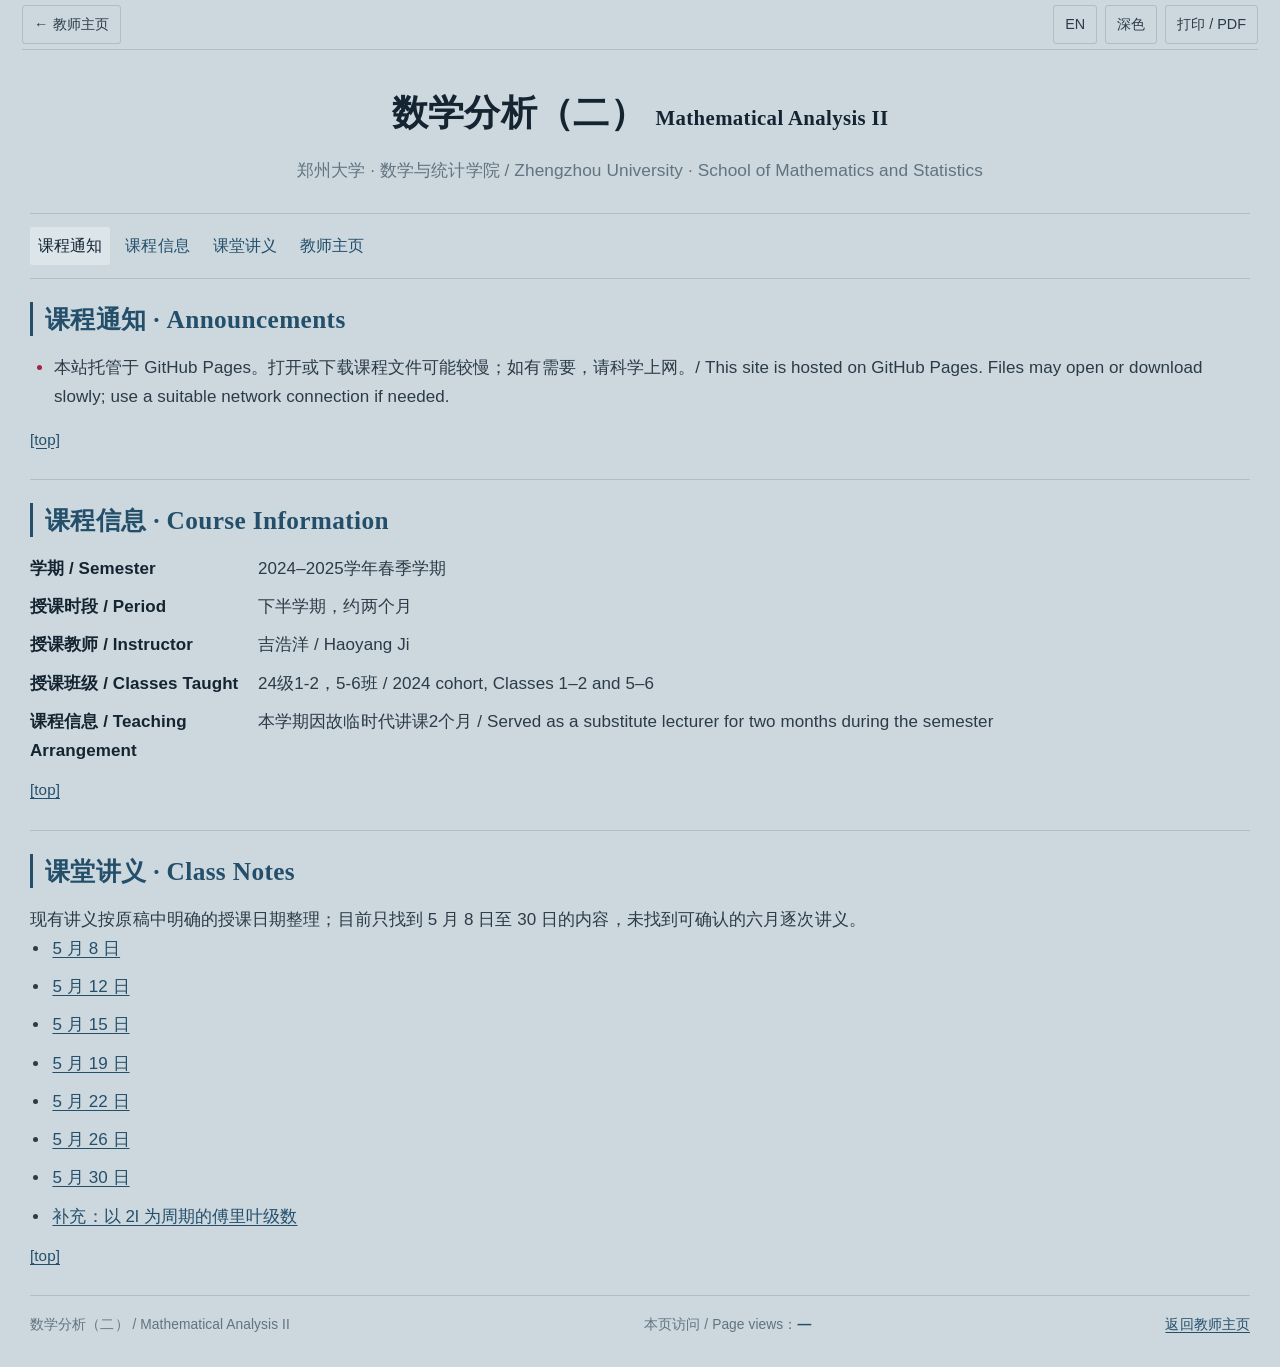
<file: course-04.html>
<!doctype html>
<html lang="zh-CN">
<head>
  <meta charset="utf-8">
  <meta name="viewport" content="width=device-width, initial-scale=1">
  <meta name="description" content="数学分析（二）：2024–2025学年春季学期下半学期代主讲课信息。">
  <title>数学分析（二）｜课程主页</title>
  <link rel="stylesheet" href="style.css?v=20260922-employment-align">
  <link rel="icon" type="image/svg+xml" href="data:image/svg+xml,%3Csvg xmlns='http://www.w3.org/2000/svg' viewBox='0 0 32 32'%3E%3Crect width='32' height='32' rx='4' fill='%23365f7a'/%3E%3Ctext x='16' y='23' text-anchor='middle' font-size='23' fill='white'%3E课%3C/text%3E%3C/svg%3E">
  <script src="https://cdn.busuanzi.cc/busuanzi/3.6.9/busuanzi.min.js" defer></script>
  <script src="site.js" defer></script>
</head>
<body>
  <a class="skip" href="#main">跳转至正文</a>
  <main class="site course-site" id="main">
    <div class="utility-bar" aria-label="页面工具">
      <a class="utility-home" href="index.html#teaching">← <span data-zh="教师主页" data-en="Faculty home">教师主页</span></a>
      <span class="utility-spacer"></span>
      <button type="button" data-action="language" aria-label="切换中英文">EN</button>
      <button type="button" data-action="theme" aria-label="切换深浅主题">深色</button>
      <button type="button" data-action="print" data-zh="打印 / PDF" data-en="Print / PDF">打印 / PDF</button>
    </div>
    <header class="course-header" id="top">
      <h1>数学分析（二） <span>Mathematical Analysis II</span></h1>
      <h2>郑州大学 · 数学与统计学院 / Zhengzhou University · School of Mathematics and Statistics</h2>
    </header>

    <nav class="course-nav" aria-label="课程导航" data-section-nav>
      <a href="#announcements" data-zh="课程通知" data-en="Announcements">课程通知</a>
      <a href="#information" data-zh="课程信息" data-en="Course Information">课程信息</a>
      <a href="#notes" data-zh="课堂讲义" data-en="Class Notes">课堂讲义</a>
      <a href="index.html#teaching" data-zh="教师主页" data-en="Faculty Home">教师主页</a>
    </nav>

    <section class="course-section" id="announcements">
      <h2 data-zh="课程通知 · Announcements" data-en="Announcements">课程通知 <span>Announcements</span></h2>
      <ul class="notice-list">
        <li>本站托管于 GitHub Pages。打开或下载课程文件可能较慢；如有需要，请科学上网。/ This site is hosted on GitHub Pages. Files may open or download slowly; use a suitable network connection if needed.</li>
      </ul>
      <a class="top-link" href="#top">[top]</a>
    </section>

    <section class="course-section" id="information">
      <h2 data-zh="课程信息 · Course Information" data-en="Course Information">课程信息 <span>Course Information</span></h2>
      <dl class="course-info">
        <div><dt>学期 / Semester</dt><dd>2024–2025学年春季学期</dd></div>
        <div><dt>授课时段 / Period</dt><dd>下半学期，约两个月</dd></div>
        <div><dt>授课教师 / Instructor</dt><dd>吉浩洋 / Haoyang Ji</dd></div>
        <div><dt>授课班级 / Classes Taught</dt><dd>24级1-2，5-6班 / 2024 cohort, Classes 1–2 and 5–6</dd></div>
        <div><dt>课程信息 / Teaching Arrangement</dt><dd>本学期因故临时代讲课2个月 / Served as a substitute lecturer for two months during the semester</dd></div>
      </dl>
      <a class="top-link" href="#top">[top]</a>
    </section>

    <section class="course-section" id="notes">
      <h2 data-zh="课堂讲义 · Class Notes" data-en="Class Notes">课堂讲义 <span>Class Notes</span></h2>
      <p>现有讲义按原稿中明确的授课日期整理；目前只找到 5 月 8 日至 30 日的内容，未找到可确认的六月逐次讲义。</p>
      <ul class="book-list">
        <li><a href="files/math-analysis-ii-class-notes-2024-2025.pdf#page=1" target="_blank" rel="noopener noreferrer">5 月 8 日</a></li>
        <li><a href="files/math-analysis-ii-class-notes-2024-2025.pdf#page=7" target="_blank" rel="noopener noreferrer">5 月 12 日</a></li>
        <li><a href="files/math-analysis-ii-class-notes-2024-2025.pdf#page=14" target="_blank" rel="noopener noreferrer">5 月 15 日</a></li>
        <li><a href="files/math-analysis-ii-class-notes-2024-2025.pdf#page=22" target="_blank" rel="noopener noreferrer">5 月 19 日</a></li>
        <li><a href="files/math-analysis-ii-class-notes-2024-2025.pdf#page=27" target="_blank" rel="noopener noreferrer">5 月 22 日</a></li>
        <li><a href="files/math-analysis-ii-class-notes-2024-2025.pdf#page=34" target="_blank" rel="noopener noreferrer">5 月 26 日</a></li>
        <li><a href="files/math-analysis-ii-class-notes-2024-2025.pdf#page=43" target="_blank" rel="noopener noreferrer">5 月 30 日</a></li>
        <li><a href="files/math-analysis-ii-class-notes-2024-2025.pdf#page=50" target="_blank" rel="noopener noreferrer">补充：以 2l 为周期的傅里叶级数</a></li>
      </ul>
      <a class="top-link" href="#top">[top]</a>
    </section>

    <footer>
      <span>数学分析（二） / Mathematical Analysis II</span>
      <span class="visitor-count" id="busuanzi_container_page_pv">本页访问 / Page views：<strong id="busuanzi_page_pv">—</strong></span>
      <a href="index.html#teaching">返回教师主页</a>
    </footer>
  </main>
  <button class="back-to-top" type="button" data-action="top" aria-label="回到顶部">↑</button>
</body>
</html>
</file>
<file: style.css>
:root {
  --paper: #ccd7de;
  --surface: #eaf0f3;
  --ink: #142431;
  --text: #2b3b47;
  --muted: #617480;
  --line: #aebdc6;
  --accent: #234f6b;
  --soft: #dbe5ea;
  --white: #f4f7f8;
  --shadow: 0 18px 48px rgba(24, 47, 63, .18);
  --sans: -apple-system, BlinkMacSystemFont, "Segoe UI", "Helvetica Neue", "PingFang SC", "Hiragino Sans GB", "Microsoft YaHei", Arial, sans-serif;
  --display: "Iowan Old Style", Charter, Georgia, "Times New Roman", "Songti SC", STSong, SimSun, serif;
}

html[data-theme="dark"] {
  --paper: #101a22;
  --surface: rgba(25, 39, 49, .92);
  --ink: #edf5f8;
  --text: #d4e0e6;
  --muted: #9eb1bd;
  --line: #405663;
  --accent: #8ac0dc;
  --soft: #253945;
  --white: #1e303b;
  --shadow: 0 18px 50px rgba(0, 0, 0, .28);
  color-scheme: dark;
}

* { box-sizing: border-box; }
html { scroll-behavior: smooth; scroll-padding-top: 22px; }
body {
  margin: 0;
  background: var(--paper);
  color: var(--text);
  font-family: var(--sans);
  font-size: 1.0625rem;
  line-height: 1.72;
  letter-spacing: .005em;
  -webkit-font-smoothing: antialiased;
  text-rendering: optimizeLegibility;
}
html[data-theme="dark"] body { background: var(--paper); }
a { color: var(--accent); text-decoration: underline; text-underline-offset: 3px; }
a:hover { color: #9d3b50; }
a:focus-visible { outline: 2px solid #8a2f3e; outline-offset: 4px; }
h1, h2, h3, p, dl, dd { margin: 0; }
.skip { position: fixed; top: -60px; left: 18px; background: white; padding: 8px; z-index: 20; }
.skip:focus { top: 10px; }
.site {
  width: min(1160px, calc(100% - 64px));
  margin: 0 auto;
  padding: 0 0 30px;
  background: transparent;
}

.utility-bar {
  min-height: 50px;
  display: flex;
  align-items: center;
  gap: 8px;
  margin: 0 -8px;
  border-bottom: 1px solid var(--line);
  color: var(--muted);
  font-size: .9rem;
}
.utility-label { margin-right: auto; padding-left: 8px; letter-spacing: .05em; }
.utility-spacer { flex: 1; }
.utility-bar button,
.utility-home {
  min-height: 34px;
  padding: 6px 11px;
  border: 1px solid var(--line);
  border-radius: 3px;
  background: transparent;
  color: var(--text);
  font: inherit;
  text-decoration: none;
  cursor: pointer;
}
.utility-bar button:hover,
.utility-home:hover { background: var(--soft); color: var(--accent); }

.profile-header {
  min-height: 320px;
  display: grid;
  grid-template-columns: 220px minmax(0, 1fr);
  gap: 34px;
  align-items: center;
  padding: 34px 0 38px;
  border-bottom: 1px solid var(--line);
}
.profile-photo {
  width: 220px;
  height: 285px;
  overflow: hidden;
  border: 1px solid var(--line);
}
.profile-photo img { display: block; width: 100%; height: 100%; object-fit: cover; transform: scale(1.8); transform-origin: 50% 70%; }
.profile-copy h1 { color: var(--accent); font-family: var(--display); font-size: 2.35rem; font-weight: 700; line-height: 1.35; letter-spacing: .02em; }
.profile-copy h1 span { margin-left: 15px; padding: 4px 10px; background: var(--soft); color: var(--ink); font-family: var(--display); font-size: 1.45rem; font-weight: 500; line-height: 1.5; letter-spacing: .01em; }
.position { margin: 14px 0 12px; color: var(--ink); font-size: 1.2rem; font-weight: 700; }
address { font-style: normal; line-height: 1.5; }

.page-nav {
  display: flex;
  flex-wrap: wrap;
  gap: 8px 25px;
  padding: 13px 0;
  border-bottom: 1px solid var(--line);
  font-size: 1rem;
}
.page-nav a, .course-nav a {
  padding: 5px 8px;
  border-radius: 2px;
  text-decoration: none;
}
.page-nav a:hover, .course-nav a:hover,
.page-nav a.active, .course-nav a.active { background: var(--soft); color: var(--ink); }
.home-section, .course-section { padding: 23px 0 25px; border-bottom: 1px solid var(--line); }
.home-section h2, .course-section h2 {
  margin-bottom: 17px;
  color: var(--accent);
  font-family: var(--display);
  font-size: 1.58rem;
  letter-spacing: .015em;
  line-height: 1.35;
  padding-left: 12px;
  border-left: 3px solid var(--accent);
}
.home-section h2 span, .course-section h2 span { color: var(--muted); font-size: 1.02rem; font-weight: 500; }
.group { margin-bottom: 16px; }
.group:last-child { margin-bottom: 0; }
.group h3 { margin-bottom: 6px; color: var(--ink); font-family: var(--display); font-size: 1.16rem; font-weight: 650; letter-spacing: .005em; }
.group h3 span { color: var(--muted); font-weight: 400; }
.publication-subhead { margin: 10px 0 4px; color: var(--muted); font: 600 .96rem/1.5 var(--sans); }
.publication-row { display: grid; grid-template-columns: 72px minmax(0, 1fr); column-gap: 8px; }
.publication-list .year { min-width: 0; margin-right: 0; }
.employment-row { display: grid; grid-template-columns: 150px minmax(0, 1fr); column-gap: 8px; }
.employment-row .year { min-width: 0; margin-right: 0; }
ul { margin: 0; padding-left: 39px; }
li { margin: 3px 0; }
.year { display: inline-block; min-width: 72px; margin-right: 8px; color: var(--muted); font-variant-numeric: tabular-nums; white-space: nowrap; }
.course-list li { display: grid; grid-template-columns: 13ch minmax(0, 1fr); column-gap: 8px; }
.course-list .year { min-width: 0; margin-right: 0; }
.course-list a { font-weight: 600; }
.inline-links { display: flex; flex-wrap: wrap; gap: 6px 26px; padding-left: 20px; }

footer {
  display: flex;
  flex-wrap: wrap;
  justify-content: space-between;
  gap: 8px 20px;
  padding-top: 17px;
  color: var(--muted);
  font-size: .86rem;
}
.visitor-count strong { color: var(--accent); font-weight: 700; font-variant-numeric: tabular-nums; }

.course-site { width: min(1220px, calc(100% - 44px)); }
.course-header { padding: 32px 0 28px; text-align: center; border-bottom: 1px solid var(--line); }
.course-header h1 { color: var(--ink); font-family: var(--display); font-size: 2.28rem; letter-spacing: .01em; }
.course-header h1 span { font-size: 1.3rem; font-weight: 600; }
.course-header h2 { margin-top: 11px; color: var(--muted); font-family: var(--sans); font-size: 1.08rem; font-weight: 500; }
.course-nav { display: flex; flex-wrap: wrap; gap: 7px; padding: 13px 0; border-bottom: 1px solid var(--line); font-size: 1rem; }
.course-section { position: relative; }
.notice-list, .course-notes { padding-left: 24px; }
.notice-list li::marker { color: #a42343; }
.notice-list time { display: inline-block; min-width: 105px; color: var(--muted); }
.course-info { display: grid; gap: 9px; }
.course-info div { display: grid; grid-template-columns: 210px minmax(0, 1fr); gap: 18px; }
.math-analysis-site .course-info div { grid-template-columns: 175px minmax(0, 1fr); gap: 4px; }
.math-analysis-site #books .course-info div { grid-template-columns: 184px minmax(0, 1fr); gap: 3px; }
.course-info dt { color: var(--ink); font-weight: 700; }
.book-list { margin: 0; padding-left: 1.2em; }
.book-list li { margin: 0 0 9px; padding-left: 2px; }
.book-list li:last-child { margin-bottom: 0; }
.book-meta { display: block; color: var(--muted); font-size: .92em; line-height: 1.55; }
.placeholder { color: var(--muted); }
.top-link { display: inline-block; margin-top: 12px; font-size: .95rem; }
.course-notes { margin-bottom: 18px; }
.schedule-tools { display: flex; align-items: center; gap: 10px; margin: 16px 0 12px; }
.schedule-tools label { color: var(--ink); font-weight: 700; font-size: .98rem; }
.schedule-tools input {
  width: min(330px, 100%);
  min-height: 38px;
  padding: 7px 11px;
  border: 1px solid var(--line);
  border-radius: 3px;
  background: var(--white);
  color: var(--text);
  font: inherit;
}
.schedule-tools input:focus { outline: 2px solid var(--accent); outline-offset: 2px; }
.filter-count { color: var(--muted); font-size: .9rem; }
.table-wrap { width: 100%; overflow-x: auto; border: 1px solid var(--line); background: rgba(255,255,255,.18); }
table { width: 100%; min-width: 760px; border-collapse: collapse; font-size: 1rem; line-height: 1.58; }
th, td { padding: 9px 11px; border-right: 1px solid var(--line); border-bottom: 1px solid var(--line); text-align: left; vertical-align: top; }
th:last-child, td:last-child { border-right: 0; }
tbody tr:last-child td { border-bottom: 0; }
th { background: var(--soft); color: var(--ink); }
tbody tr:nth-child(even) { background: rgba(126, 157, 174, .07); }
tbody tr:hover { background: rgba(80, 130, 158, .12); }
td span { color: var(--muted); }
.course-download { margin-top: 13px; }
.course-section > h3 { margin: 19px 0 8px; color: var(--ink); font-family: var(--display); font-size: 1.16rem; }
.academic-year { margin-top: 20px; }
.academic-year h3 { margin-bottom: 8px; color: var(--ink); font-family: var(--display); font-size: 1.16rem; }
.weekly-index { margin-top: 9px; }
.weekly-index summary { width: fit-content; color: var(--accent); font-weight: 650; cursor: pointer; }
.weekly-index h4 { margin: 12px 0 4px; color: var(--ink); font-size: 1rem; }
.weekly-index .book-list { columns: 2; }
.weekly-index .book-list li { break-inside: avoid; margin-bottom: 3px; }
.chapter-list { display: grid; grid-template-columns: repeat(2, minmax(0, 1fr)); gap: 5px 28px; margin: 0; padding-left: 29px; }
.math-analysis-site .chapter-list { max-width: 980px; column-gap: 18px; }
.chapter-list li { padding-left: 2px; }
.chapter-list li::marker { color: var(--muted); font-variant-numeric: tabular-nums; }
.chapter-list span { display: block; color: var(--muted); font-size: .88rem; line-height: 1.45; }

.back-to-top {
  position: fixed;
  right: 22px;
  bottom: 22px;
  width: 42px;
  height: 42px;
  border: 1px solid var(--line);
  border-radius: 50%;
  background: var(--surface);
  color: var(--accent);
  box-shadow: 0 5px 18px rgba(20, 48, 64, .18);
  font-size: 1.2rem;
  cursor: pointer;
  opacity: 0;
  visibility: hidden;
  transform: translateY(6px);
  transition: opacity .18s ease, transform .18s ease, visibility .18s;
}
.back-to-top.visible { opacity: 1; visibility: visible; transform: translateY(0); }

@media (max-width: 700px) {
  .chapter-list { grid-template-columns: 1fr; }
  .site { width: min(100% - 36px, 1120px); margin: 0 auto; padding: 0 0 26px; }
  .profile-header { grid-template-columns: 125px minmax(0, 1fr); gap: 22px; min-height: 0; padding-bottom: 28px; }
  .profile-photo { width: 125px; height: 165px; }
  .profile-copy h1 { font-size: 1.65rem; }
  .profile-copy h1 span { display: block; width: fit-content; margin: 5px 0 0; padding: 2px 6px; font-size: 1.05rem; }
  .position { margin: 9px 0 7px; font-size: 1.08rem; }
  address { font-size: .95rem; }
  .year { min-width: 72px; }
  .course-info div { grid-template-columns: 175px minmax(0, 1fr); }
  .math-analysis-site .course-info div { grid-template-columns: 175px minmax(0, 1fr); gap: 4px; }
  .schedule-tools { align-items: flex-start; flex-wrap: wrap; }
}

@media (max-width: 480px) {
  .site { width: min(100% - 28px, 1120px); margin: 0 auto; padding: 0 0 24px; }
  .profile-header { grid-template-columns: 1fr; }
  .profile-photo { width: 150px; height: 195px; }
  .profile-copy h1 span { display: inline; margin-left: 8px; background: transparent; padding: 0; }
  .page-nav { gap: 6px 16px; }
  .home-section h2, .course-section h2 { font-size: 1.35rem; }
  .year { display: block; min-width: 0; margin-right: 0; font-size: .9rem; }
  .course-list li { grid-template-columns: 1fr; row-gap: 0; }
  .employment-row { grid-template-columns: 1fr; column-gap: 0; }
  ul { padding-left: 23px; }
  .inline-links { display: block; }
  .course-header h1 { font-size: 1.68rem; }
  .course-header h1 span { display: block; margin-top: 4px; font-size: 1.08rem; }
  .course-info div { grid-template-columns: 1fr; gap: 2px; }
  .math-analysis-site .course-info div { grid-template-columns: 1fr; gap: 2px; }
  .math-analysis-site #books .course-info div { grid-template-columns: 1fr; gap: 2px; }
  .weekly-index .book-list { columns: 1; }
  footer .visitor-count { order: 3; width: 100%; }
  .utility-label { display: none; }
  .utility-bar { margin: 0; }
  .utility-bar button, .utility-home { padding-inline: 8px; }
  .back-to-top { right: 14px; bottom: 14px; }
}

@media (prefers-reduced-motion: reduce) { html { scroll-behavior: auto; } }
@media print {
  body { background: white; }
  .site { width: 100%; margin: 0; padding: 0; border: 0; box-shadow: none; background: white; }
  .utility-bar, .page-nav, .course-nav, .top-link, footer a, .back-to-top, .schedule-tools { display: none; }
  .home-section, .course-section, tr { break-inside: avoid; }
}
</file>
